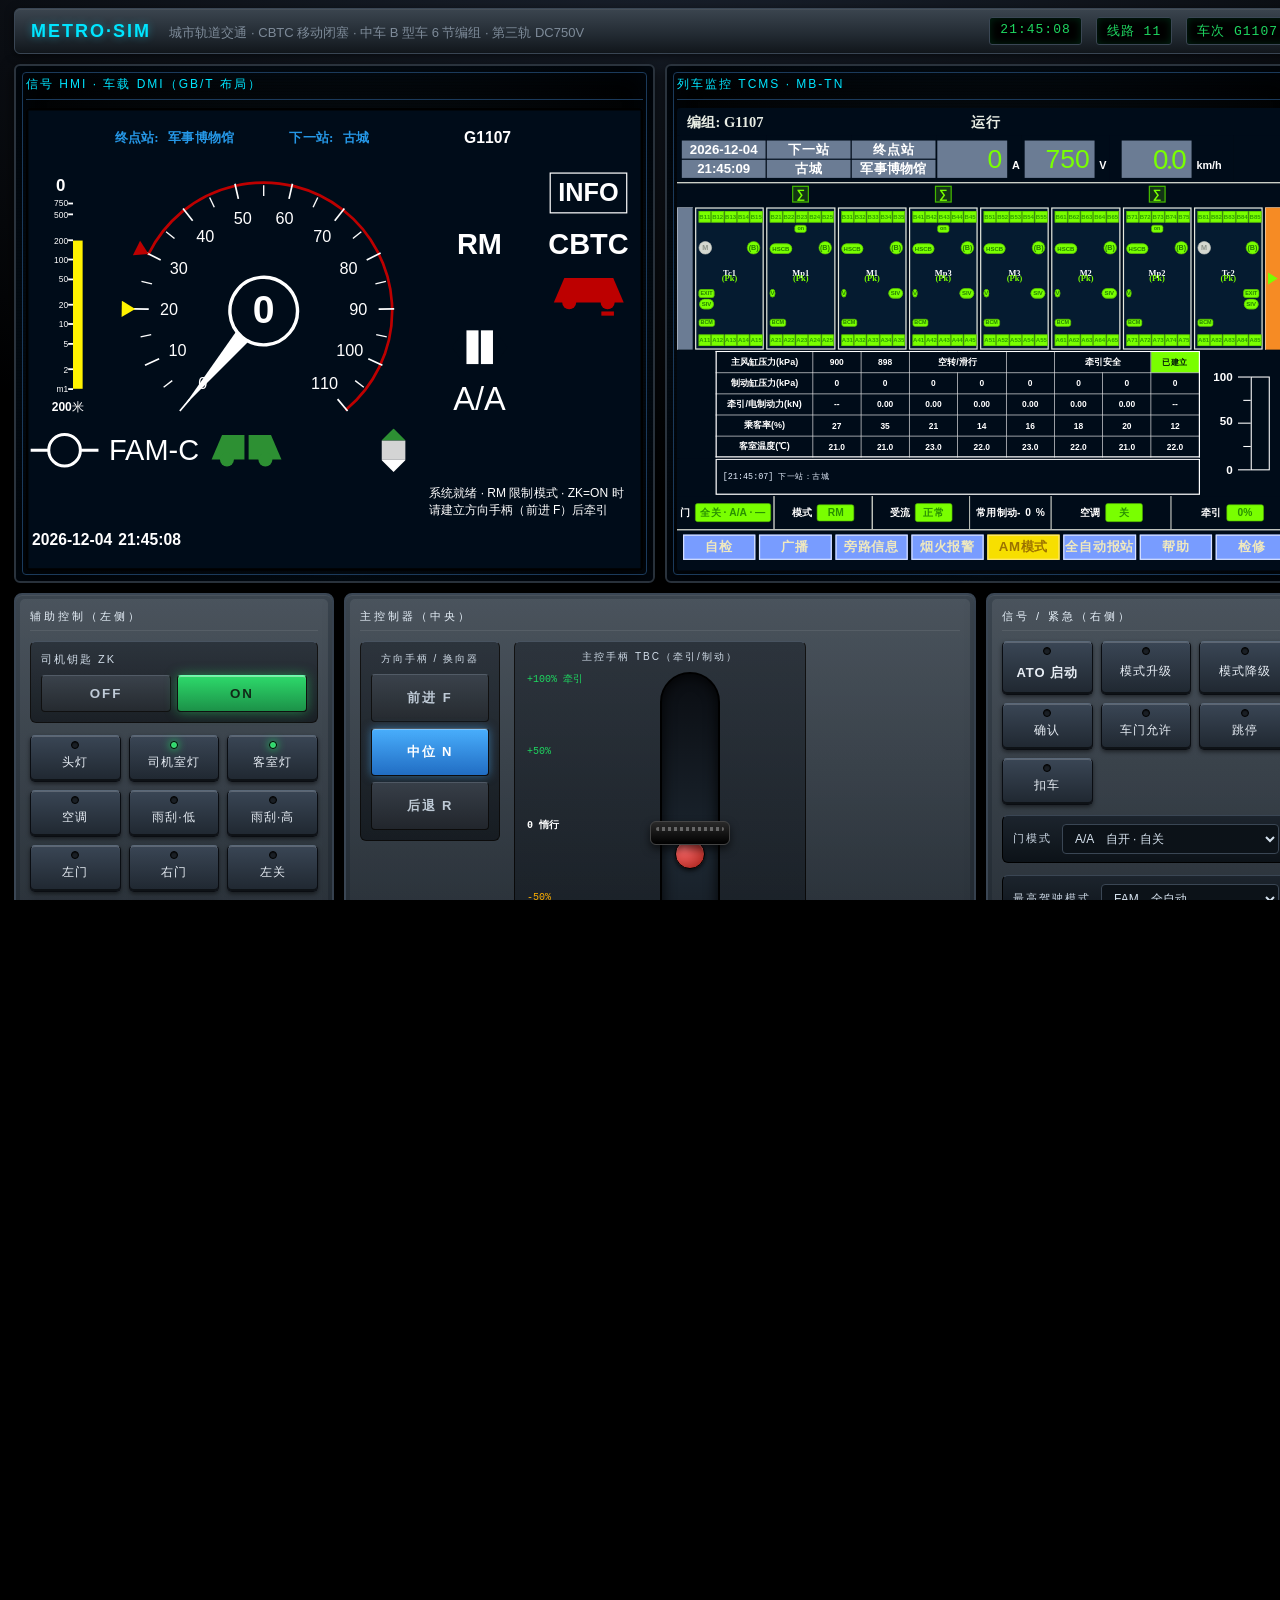
<file: index.html>
<!DOCTYPE html>
<html lang="zh-CN">
<head>
<meta charset="UTF-8">
<meta name="viewport" content="width=1280">
<title>中国地铁列车驾驶模拟器 · 交控科技 CBTC + 中国中车 B 型车</title>
<link rel="stylesheet" href="style.css">
</head>
<body>

<!-- 顶部状态栏 -->
<header class="top-bar">
  <div class="brand">
    <span class="logo">METRO·SIM</span>
    <span class="line">城市轨道交通 · CBTC 移动闭塞 · 中车 B 型车 6 节编组 · 第三轨 DC750V</span>
  </div>
  <div class="clock">
    <span id="systemTime">00:00:00</span>
    <span id="lineId">线路 11</span>
    <span id="trainId">车次 G1107</span>
  </div>
</header>

<!-- ============== 屏幕部分 ============== -->
<section class="screens" id="cabScreens">

  <!-- 左：国标 DMI — HTML 与 project/vobc-hmi 同源，副本置于 vobc-dmi/index.html -->
  <div class="screen mmi" id="mmi">
    <div class="screen-title">信号 HMI · 车载 DMI（GB/T 布局）</div>
    <div class="mmi-dmi-slot">
      <iframe class="mmi-vobc" id="mmi-vobc" title="车载信号人机界面" src="vobc-dmi/index.html?embed=1"></iframe>
    </div>
  </div>

  <!-- 右：TCMS 列车监控（中车 MB-TN 系列风格） -->
  <div class="screen tcms" id="tcms">
    <div class="screen-title">列车监控 TCMS · MB-TN</div>
    <div class="tcms-pane tcms-embed-slot">
      <iframe class="mmi-vobc mmi-tcms" id="mmi-tcms" title="列车监控系统界面" src="tcms-dmi/index.html?embed=1"></iframe>
    </div>
  </div>
</section>

<!-- ============== 控制部分 ============== -->
<section class="console">

  <!-- 左控制区：辅助 -->
  <div class="panel left-panel">
    <div class="panel-title">辅助控制（左侧）</div>

    <div class="key-switch">
      <div class="ks-label">司机钥匙 ZK</div>
      <div class="ks-track">
        <button class="ks-btn" data-key="off">OFF</button>
        <button class="ks-btn active" data-key="on">ON</button>
      </div>
    </div>

    <div class="btn-grid">
      <button class="op-btn" id="btnHeadlight"><i class="led"></i><span>头灯</span></button>
      <button class="op-btn" id="btnCabinLight"><i class="led"></i><span>司机室灯</span></button>
      <button class="op-btn" id="btnSalonLight"><i class="led"></i><span>客室灯</span></button>
      <button class="op-btn" id="btnAC"><i class="led"></i><span>空调</span></button>
      <button class="op-btn" id="btnWiperL"><i class="led"></i><span>雨刮·低</span></button>
      <button class="op-btn" id="btnWiperH"><i class="led"></i><span>雨刮·高</span></button>
      <button class="op-btn" id="btnDoorLeft"><i class="led"></i><span>左门</span></button>
      <button class="op-btn" id="btnDoorRight"><i class="led"></i><span>右门</span></button>
      <button class="op-btn" id="btnDoorCloseLeft"><i class="led"></i><span>左关</span></button>
      <button class="op-btn" id="btnDoorCloseRight"><i class="led"></i><span>右关</span></button>
      <button class="op-btn" id="btnHorn"><i class="led"></i><span>鸣笛</span></button>
    </div>

  </div>

  <!-- 中控制区：主控手柄 + 方向手柄 -->
  <div class="panel center-panel">
    <div class="panel-title">主控制器（中央）</div>

    <div class="levers">
      <!-- 方向手柄 -->
      <div class="lever-col">
        <div class="lever-label">方向手柄 / 换向器</div>
        <div class="dir-lever" id="dirLever">
          <button class="dir-pos" data-dir="F">前进 F</button>
          <button class="dir-pos active" data-dir="N">中位 N</button>
          <button class="dir-pos" data-dir="R">后退 R</button>
        </div>
      </div>

      <!-- 主控手柄（牵引-0-常用-快速制动） -->
      <div class="lever-col main-lever-col">
        <div class="lever-label">主控手柄 TBC（牵引/制动）</div>
        <div class="main-lever-wrap">
          <div class="lever-scale">
            <span class="s-tr-max">+100% 牵引</span>
            <span class="s-tr">+50%</span>
            <span class="s-zero">0 惰行</span>
            <span class="s-bk">-50%</span>
            <span class="s-bk-max">-100% 常用制动</span>
            <span class="s-eb">EB 快速制动</span>
          </div>
          <div class="lever-track" id="leverTrack">
            <div class="lever-handle" id="leverHandle">
              <div class="grip"></div>
              <div class="ball"></div>
            </div>
            <div class="zero-line"></div>
            <div class="eb-line"></div>
          </div>
        </div>
        <div class="lever-readout">
          手柄位 <b id="leverPos">0</b>% · <span id="leverState">惰行</span>
        </div>
      </div>

    </div>
  </div>

  <!-- 右控制区：信号系统按钮 + 紧急 -->
  <div class="panel right-panel">
    <div class="panel-title">信号 / 紧急（右侧）</div>

    <div class="btn-grid">
      <button
        type="button"
        class="op-btn big"
        id="btnATO"
        title="AM/FAM：允许启动时小灯闪烁；ATO 驾驶中灯熄灭。A/A 满足条件可自动投入"
      ><i class="led"></i><span>ATO 启动</span></button>
      <button class="op-btn" id="btnModeUp"><i class="led"></i><span>模式升级</span></button>
      <button class="op-btn" id="btnModeDown"><i class="led"></i><span>模式降级</span></button>
      <button class="op-btn" id="btnConfirm"><i class="led"></i><span>确认</span></button>
      <button class="op-btn" id="btnDoorEnable" title="人工：允许两侧车门。ATP 停准释放仅允许线路规定的站台侧"><i class="led"></i><span>车门允许</span></button>
      <button class="op-btn" id="btnSkip"><i class="led"></i><span>跳停</span></button>
      <button class="op-btn" id="btnHold"><i class="led"></i><span>扣车</span></button>
    </div>

    <div class="door-mode-row">
      <label class="door-mode-label" for="doorModeSelect">门模式</label>
      <select id="doorModeSelect" class="door-mode-select" title="AM/FAM 停站开门/关门自动化">
        <option value="MM">M/M　手开 · 手关</option>
        <option value="AM">A/M　自开 · 手关</option>
        <option value="AA" selected>A/A　自开 · 自关</option>
      </select>
    </div>

    <div class="door-mode-row">
      <label class="door-mode-label" for="maxAuthModeSelect">最高驾驶模式</label>
      <select id="maxAuthModeSelect" class="door-mode-select" title="国标 DMI 5 区：授权/线路允许达到的最高模式（非当前模式）；点式时 FAM 以 AM-I 表示">
        <option value="RM">RM　限制人工</option>
        <option value="CM">CM　ATP 防护人工</option>
        <option value="AM">AM　自动驾驶</option>
        <option value="FAM" selected>FAM　全自动</option>
      </select>
    </div>

    <button class="emergency-btn" id="emergencyBtn">
      <span>紧急</span>
      <span>制动</span>
      <span>EB</span>
    </button>

    <div class="hint">
      Q / E：模式 ↑↓ &nbsp; W / S：手柄 ±（弹窗打开时不响应）<br>
      Enter：ATO &nbsp; Esc：紧急 · 手柄可拖拽 / 触摸屏
    </div>
  </div>
</section>

<!-- ATS 线路示意（置于控制台下方，宽屏铺开） -->
<section class="ats-below-console">
  <div class="screen track" id="track">
    <div class="screen-title">信号监视 · ATS 线路示意</div>
    <div class="track-wrap">
      <svg id="trackSvg" viewBox="0 0 1100 220" preserveAspectRatio="none">
        <line x1="40" y1="120" x2="1060" y2="120" class="rail"/>
        <line x1="40" y1="135" x2="1060" y2="135" class="rail"/>
        <g id="trackElems"></g>
        <g id="trainMarker">
          <rect x="-30" y="105" width="60" height="40" rx="4" class="train-body"/>
          <rect x="-26" y="110" width="10" height="10" class="train-window"/>
          <rect x="-12" y="110" width="10" height="10" class="train-window"/>
          <rect x="2" y="110" width="10" height="10" class="train-window"/>
          <rect x="16" y="110" width="10" height="10" class="train-window"/>
          <text x="0" y="100" text-anchor="middle" class="train-label">G1107</text>
        </g>
      </svg>
    </div>
    <div class="track-info">
      <div class="ti-cell"><span>已运行</span><b id="totalDist">0</b> m</div>
      <div class="ti-cell"><span>位置</span><b id="absPos">0</b> m</div>
      <div class="ti-cell"><span>ATP 等级</span><b id="atpLevel">CBTC L2</b></div>
      <div class="ti-cell"><span>移动授权</span><b id="moveAuth">--</b></div>
    </div>
    <div class="signal-info-strip" id="tcmsLog">
      <div>[INIT] TCMS MB-TN 启动</div>
    </div>
  </div>
</section>

<!-- 帮助 -->
<footer class="bottom-bar">
  <div>© 模拟器 · 参考 GB/T 7928、T/CAMET 04003、IEEE 1474、IEC 62267 / 不用于实际培训</div>
  <div>
    <button id="btnReset">重置</button>
    <button id="btnHelp">说明</button>
  </div>
</footer>

<!-- 帮助弹窗 -->
<div class="modal" id="helpModal" hidden>
  <div class="modal-box">
    <h2>操作说明</h2>
    <ol>
      <li><b>钥匙 ZK</b>：先把钥匙打到 ON 激活司机室。</li>
      <li><b>方向手柄</b>：上电后默认中位「N」。正向运行选「前进 F」；「后退 R」用于 RM/调试等限速后退（ATO 仅允许 F）。停稳后方可换向。</li>
      <li><b>门关好联锁</b>：任一侧车门开启时牵引被切除，体感上更像实车。</li>
      <li><b>驾驶室钥匙 ZK=OFF</b>：驾驶台与高亮会变暗（表示未占用/休眠）。环境声需点击操作台后以浏览器策略解禁音频。</li>
      <li><b>模式</b>：默认 <b>RM</b>（限制人工，最高 25 km/h）。按「模式升级」依次进入 <b>CM</b>（ATP 防护人工）→ <b>AM</b>（ATO 自动）→ <b>FAM</b>（全自动）。</li>
      <li><b>主控手柄</b>：拖动 / 用 <kbd>W</kbd><kbd>S</kbd>。上为牵引、下为常用制动、最底为快速制动 (EB)。</li>
      <li><b>ATO 与「允许启动」</b>（AM/FAM）：<b>ATO 启动</b>上的小圆灯仅在<strong>允许启动</strong>（可发车）时<strong>闪烁</strong>；<strong>ATO 驾驶过程中灯熄灭</strong>。<b>M/M、A/M</b> 进站后 ATO 退出，乘降结束且灯再次亮起后须再按按钮；<b>A/A</b> 条件满足时可由系统自动投入。</li>
      <li><b>车门允许</b>：<b>ATP</b> 在 AM/FAM 停准后仅给出当前站 <strong>站台侧</strong>门允许（与线路数据一致），只能开该侧；按下 <b>车门允许</b> 为<strong>人工允许两侧</strong>（CM/调试等），可与 ATP 允许并存。</li>
      <li><b>ATO 模式</b>：输出为牵引/常用制动指令，经车体响应与阻力积分得到位置速度。<strong>停准</strong>后 ATP 按门模式给出站台侧门允许/自动开该侧门。</li>
      <li><b>门模式</b>（右侧下拉，仅 AM/FAM 自动停站时生效）：停准后 ATP 仅<strong>站台侧</strong>门允许；<b>M/M</b> 须司机开该侧；<b>A/M</b> 自动开该侧；<b>A/A</b> 自动开/关该侧并联站离站。</li>
      <li><b>最高驾驶模式</b>：决定左侧 DMI <strong>5 区</strong>显示的授权上限（FAM / AM / CM / RM）；与「模式升级」选的<strong>当前驾驶模式</strong>（13 区）不同。CBTC 下 FAM 显示为 FAM-C，点式 ITC 下 FAM 以 AM-I 表示。<strong>模式升级</strong>不得超过此上限（例如上限为 CM 时无法升到 AM/FAM）。</li>
      <li><b>EB</b>：超速、紧急按钮、车门未关均会触发紧急制动；停稳后归零方可缓解。</li>
    </ol>
    <h3>系统级别 / 模式</h3>
    <p>RM 限制人工 ≤25 km/h ｜ CM 防护人工（ATP 监督） ｜ AM 自动驾驶 ｜ FAM 全自动</p>
    <button id="closeHelp">关闭</button>
  </div>
</div>

<script type="module" src="js/main.js"></script>
</body>
</html>
</file>
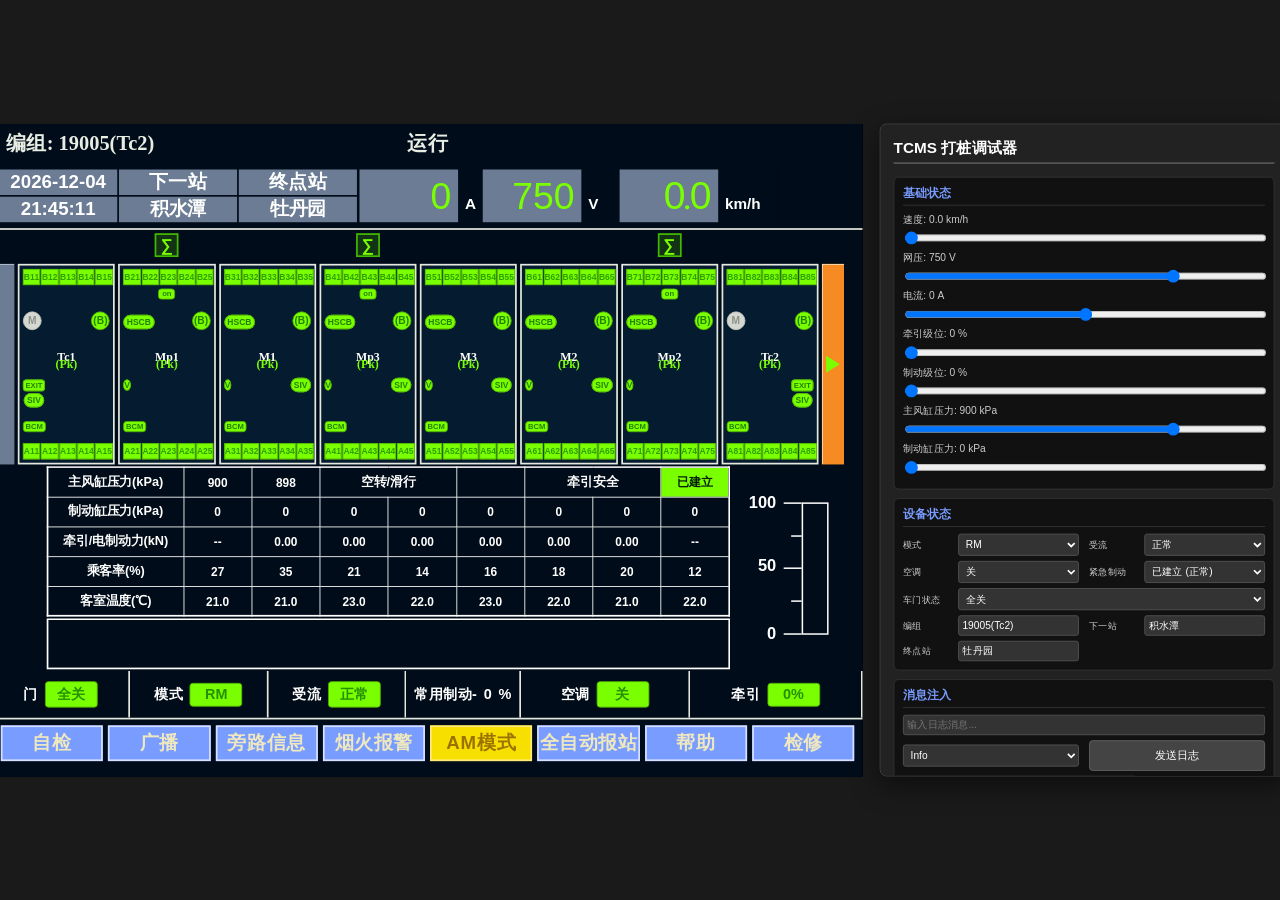
<file: tcms-dmi/index.html>
<!DOCTYPE html>
<html lang="zh-CN">
<head>
  <meta charset="UTF-8" />
  <meta name="viewport" content="width=1024,initial-scale=1" />
  <title>列车监控 TCMS</title>
  <style>
    :root{
      --w:1024px;
      --h:768px;
      --green:#79ff00;
      --green-d:#43b800;
      --grid:#e5e8dd;
      --panel:#0f2336;
      --panel-d:#081522;
      --dark:#00182e;
      --blue:#789cff;
      --yellow:#f7df00;
      --orange:#f68b24;
      --text:#f5f5ed;
      --muted:#d6d8cf;
    }
    *{box-sizing:border-box}
    html,body{
      margin:0;
      width:100%;
      height:100%;
      overflow:hidden;
      background:#1a1a1a;
      color:var(--text);
      font-family:"Microsoft YaHei","PingFang SC",Arial,sans-serif;
      user-select:none;
    }
    body {
      display: flex;
      justify-content: center;
      align-items: center;
    }

    .simulator { display: flex; gap: 20px; transform: scale(0.85); transform-origin: center center; }

    /* 控制台样式 */
    .control-panel {
        width: 480px; background-color: #222; border-radius: 8px; padding: 15px;
        box-shadow: 0 10px 30px rgba(0,0,0,0.5); display: flex; flex-direction: column;
        gap: 10px; border: 1px solid #444; height: 768px; box-sizing: border-box; overflow-y: auto;
    }
    .control-panel h2 { margin: 0 0 5px 0; font-size: 18px; border-bottom: 2px solid #555; padding-bottom: 5px; color: #fff;}
    .ctrl-group { background: #111; padding: 10px; border-radius: 6px; border: 1px solid #333; }
    .ctrl-group h3 { margin: 0 0 8px 0; font-size: 14px; color: var(--blue); border-bottom: 1px solid #333; padding-bottom: 4px;}
    .ctrl-grid { display: grid; grid-template-columns: 1fr 1fr; gap: 6px 12px; }
    .ctrl-item { display: flex; align-items: center; justify-content: space-between; }
    .ctrl-item label { font-size: 11px; color: #ccc; width: 65px; flex-shrink: 0; }
    .ctrl-item input[type="text"], .ctrl-item select { flex: 1; width: 100%; background: #333; color: white; border: 1px solid #555; padding: 4px; border-radius: 3px; font-size: 12px;}
    .slider-row { display: flex; flex-direction: column; margin-bottom: 5px;}
    .slider-row div { display: flex; justify-content: space-between; font-size: 12px; margin-bottom: 3px; color: #ccc;}
    .slider-row input { width: 100%; cursor: pointer;}
    button { background: #444; color: white; border: 1px solid #666; padding: 8px; border-radius: 4px; cursor: pointer; }

    /* 嵌入 metro-simulator：仅 DMI，隐藏调试面板 */
    html.tcms-embed-root, body.tcms-embed {
        height: 100%;
        margin: 0;
        overflow: hidden;
        background-color: rgb(0, 12, 25);
    }
    body.tcms-embed {
        display: block;
        padding: 0;
    }
    body.tcms-embed .simulator {
        gap: 0;
        transform: none;
        transform-origin: top left;
        width: 100%;
        min-height: 0;
    }
    body.tcms-embed #mock-panel { display: none !important; }
    body.tcms-embed .tcms {
        transform-origin: top left;
    }
    body.tcms-embed #tcms-embed-wrap {
        margin: 0 auto;
        max-width: 100%;
        box-sizing: border-box;
    }
    .tcms{
      width:var(--w);
      height:var(--h);
      position:relative;
      overflow:hidden;
      background:rgb(0,12,25);
      border:none;
      box-shadow:inset 0 0 0 4px #000;
      transform-origin:top left;
    }
    .layout{
      display:grid;
      width:1024px;
      height:768px;
      grid-template-columns:148px 141px 141px 57px 85px 50px 96px 103px 47px 56px 100px;
      grid-template-rows:46.389px 76.285px 280.397px 179.369px 61.852px 54.638px 69.070px;
    }
    .zone{
      position:relative;
      background:rgb(0,12,25);
      overflow:hidden;
    }
    .z1{grid-area:1/1/2/12}
    .z2{grid-area:2/1/3/2}
    .z3{grid-area:2/2/3/3}
    .z4{grid-area:2/3/3/4}
    .z5{grid-area:2/4/3/6}
    .z6{grid-area:2/6/3/8}
    .z7{grid-area:2/8/3/11}
    .z8{grid-area:2/11/3/12}
    .z9{grid-area:3/1/4/12}
    .z10{grid-area:4/1/5/10}
    .z11{grid-area:5/1/6/10}
    .z12a{grid-area:4/10/6/12}
    .z15{grid-area:6/1/7/5}
    .z12b{grid-area:6/5/7/7}
    .z13{grid-area:6/7/7/9}
    .z14{grid-area:6/9/7/12}
    .z16{grid-area:7/1/8/12}

    .header{
      position:relative;
      display:flex;
      align-items:center;
      justify-content:flex-start;
      height:100%;
      padding:0 16px;
      color:#e8ede4;
      font-size:18px;
      font-weight:700;
      font-family:"SimSun","Songti SC",STSong,"NSimSun",serif;
    }
    .header .train-id{
      position:relative;
      z-index:1;
      white-space:nowrap;
      font-size:24px;
    }
    .header .title{
      position:absolute;
      left:50%;
      top:50%;
      transform:translate(-50%,-50%);
      margin:0;
      font-family:"SimSun","Songti SC",STSong,"NSimSun",serif;
      font-size:24px;
      font-weight:700;
      white-space:nowrap;
      pointer-events:none;
    }
    .status-cell{
      height:100%;
      display:flex;
      flex-direction:column;
      align-items:center;
      justify-content:center;
      gap:2px;
      text-align:center;
      color:#eef1e8;
    }
    .gray-box{
      width:116px;
      height:62px;
      background:#6b7c94;
      display:flex;
      align-items:center;
      justify-content:flex-end;
      padding-right:8px;
    }
    .half-box{
      width:139px;
      height: 30px;
      background:#6b7c94;
      display:flex;
      align-items:center;
      justify-content:center;
    }
    .z2.status-cell{
      align-items:flex-end;
      padding-right:1px;
    }
    .power .gray-box, .speed .gray-box{
      flex-direction:row;
      gap:8px;
      font-variant-numeric:tabular-nums;
      font-feature-settings:"tnum";
      font-family:"Arial","Helvetica Neue","Microsoft YaHei","PingFang SC",sans-serif;
    }
    .status-cell .lab{
      color:#fff;
      font-size:22px;
      font-weight:600;
      letter-spacing:1px;
    }
    .status-cell .val{
      color:#fff;
      font-size:22px;
      font-weight:600;
      line-height:1.05;
    }
    .z3.status-cell, .z4.status-cell{
      font-family:"SimSun","Songti SC",STSong,"NSimSun",serif;
    }
    .power{
      display:flex;
      align-items:center;
      justify-content:center;
      gap:8px;
      height:100%;
      font-weight:900;
    }
    .z5.power{
      justify-content:flex-start;
      padding-left:2px;
    }
    .power .minus{
      color:var(--green);
      font-size:34px;
      line-height:1;
    }
    .power .amp{
      min-width:70px;
      color:var(--green);
      font-size:44px;
      font-weight:300;
      text-align:right;
    }
    .power .unit{align-self:flex-end;margin-bottom:17px;color:#fff;font-size:18px}
    .speed{
      height:100%;
      display:flex;
      align-items:center;
      justify-content:center;
      gap:8px;
      color:var(--green);
      font-weight:900;
    }
    .speed .num{
      font-size:46px;
      font-weight:300;
    }
    .speed .decimal-dot{
      display:inline-block;
      width:5px;
      height:5px;
      margin:0 0px 0px;
      border-radius:50%;
      background:currentColor;
      vertical-align:baseline;
    }
    .speed .unit{align-self:flex-end;margin-bottom:17px;color:#fff;font-size:18px}
    .side-ind{
      height:100%;
      display:grid;
      place-items:center;
    }

    .train-area{
      padding:40px 0 2px 0;
      border-top:2px solid var(--grid);
      display:flex;
      justify-content:flex-start;
      gap:4px;
    }
    .left-bar{
      width:26px;
      background:#6b7c94;
      box-shadow:inset 1px 1px 0 rgba(255,255,255,0.6);
    }
    .right-bar{
      width:26px;
      background:#f68b24;
      display:flex;
      align-items:center;
      justify-content:center;
      box-shadow:inset 1px 1px 0 rgba(255,255,255,0.8);
    }
    .right-bar .arrow{
      width:0;
      height:0;
      border-top:10px solid transparent;
      border-bottom:10px solid transparent;
      border-left:16px solid #79ff00;
    }
    .main-cars{
      width:942px;
      position:relative;
    }
    .pantographs{
      position:absolute;
      top:-36px;
      left:0;
      right:0;
      display:grid;
      grid-template-columns:repeat(8, minmax(0, 1fr));
      gap:4px;
      pointer-events:none;
    }
    .panto{
      justify-self:center;
      width:28px;
      height:28px;
      border:2px solid var(--green-d);
      color:var(--green);
      display:grid;
      place-items:center;
      font-size:20px;
      font-weight:900;
      line-height:1;
      background:rgba(121,255,0,.16);
    }
    .cars{
      display:grid;
      grid-template-columns:repeat(8, minmax(0, 1fr));
      height:100%;
      gap:4px;
    }
    .car{
      position:relative;
      border:2px solid var(--grid);
      padding:4px;
      background:rgba(8,34,58,.72);
    }
    .car-name{
      position:absolute;
      top:100px;
      left:0;
      right:0;
      color:#fff;
      text-align:center;
      font-family:Georgia,serif;
      font-size:14px;
      font-weight:800;
    }
    .device-row{
      display:flex;
      justify-content:space-between;
      align-items:center;
      min-height:22px;
      padding:0;
    }
    .device-row.top-status{
      justify-content:center;
      min-height:16px;
      margin-bottom:2px;
      position:absolute;
      top:26px;
      left:0;
      right:0;
    }
    .device-row.mid-row{
      position:absolute;
      top:54px;
      left:4px;
      right:4px;
    }
    .device-row.lower-row{
      position:absolute;
      top:130px;
      left:4px;
      right:4px;
    }
    .chip,.round{
      background:#79ff00;
      color:#268000;
      border:1px solid #50b000;
      font-weight:900;
      text-align:center;
      white-space:nowrap;
    }
    .chip{
      min-width:20px;
      border-radius:4px;
      padding:1px 2px;
      font-size:9px;
      line-height:1;
    }
    .round{
      min-width:24px;
      min-height:16px;
      border-radius:999px;
      padding:2px 3px;
      font-size:10px;
      line-height:12px;
    }
    .round.big{
      min-width:22px;
      min-height:22px;
      border-radius:50%;
      display:inline-flex;
      align-items:center;
      justify-content:center;
      font-size:12px;
      padding:0;
    }
    .round.small{
      min-width:18px;
      min-height:18px;
      border-radius:50%;
      padding:0;
      font-size:10px;
    }
    .muted{
      background:#d5d8d0;
      color:#8b9289;
      box-shadow:none;
      border-color:#c5c9c0;
    }
    .door-band{
      display:grid;
      grid-template-columns:repeat(5,1fr);
      gap:1px;
      margin-bottom:4px;
    }
    .door-band.bottom{
      position:absolute;
      left:4px;
      right:4px;
      bottom:4px;
      margin:0;
    }
    .door{
      height:19px;
      display:grid;
      place-items:center;
      color:#30a000;
      font-size:10px;
      font-weight:800;
      background:#79ff00;
      border:1px solid #56b900;
    }
    .door.open{
      color:#712500;
      background:#f68b24;
      border-color:#c76716;
    }
    .subtle{
      position:absolute;
      top:108px;
      left:0;
      right:0;
      color:#79ff00;
      font-family:Georgia,serif;
      font-size:14px;
      font-weight:800;
      text-align:center;
    }

    .table-wrapper{
      position:absolute;
      inset:0px 0px 2px 64px;
      display:flex;
      align-items:stretch;
      justify-content:stretch;
    }
    .error-box{
      position:absolute;
      inset:0px 0px 2px 64px;
      border:2px solid #fff;
      display:flex;
      align-items:center;
      padding:0 10px;
      font-family:"Consolas","Menlo",monospace;
      font-size:14px;
      white-space:nowrap;
      overflow:hidden;
    }
    .status-table{
      width:100%;
      border-collapse:collapse;
      table-layout:fixed;
      border:2px solid #fff;
      color:#fff;
      font-size:14px;
      font-weight:800;
      text-align:center;
    }
    .status-table .label-col{
      width:160px;
    }
    .status-table .data-col{
      width:calc((100% - 160px) / 8);
    }
    .status-table td{
      border:1px solid #fff;
      padding:2px 4px;
      height:32px;
      overflow:hidden;
      text-overflow:clip;
      white-space:nowrap;
    }
    .status-table .tlabel{
      font-size:15px;
      white-space:nowrap;
    }
    .status-table .ok-cell{
      background:#79ff00;
      color:#001a08;
    }
    .status-table .err-cell{
      background:#f4432f;
      color:#fff;
    }
    .gauge-zone{
      display:flex;
      align-items:center;
      justify-content:center;
    }
    .force-meter{
      width:150px;
      height:185px;
      position:relative;
      color:#fff;
      font-weight:900;
      transform:scale(.88);
      transform-origin:center;
    }
    .force-label{
      position:absolute;
      left:0;
      width:48px;
      text-align:right;
      font-size:22px;
      line-height:1;
    }
    .force-label.top{top:-6px}
    .force-label.mid{top:78px}
    .force-label.bottom{bottom:-6px}
    .force-tick{
      position:absolute;
      left:58px;
      width:24px;
      height:2px;
      background:#fff;
    }
    .force-tick.top{top:4px}
    .force-tick.mid{top:91px}
    .force-tick.bottom{bottom:4px}
    .force-box{
      position:absolute;
      left:82px;
      top:4px;
      width:36px;
      height:177px;
    }
    .force-frame{
      position:absolute;
      inset:0;
      border:2px solid #fff;
      background:transparent;
      z-index:3;
    }
    .force-short-tick{
      position:absolute;
      left:68px;
      width:14px;
      height:2px;
      background:#fff;
    }
    .force-short-tick.q75{top:48px}
    .force-short-tick.q25{top:135px}
    .force-bar{
      position:absolute;
      left:2px;
      right:2px;
      top:2px;
      bottom:2px;
      overflow:hidden;
      z-index:2;
    }
    .force-fill{
      position:absolute;
      left:0;
      bottom:0;
      width:100%;
      height:0;
      background:#f4432f;
    }
    .force-fill.traction{
      background:#79ff00;
    }
    .info-row{
      display:grid;
      grid-template-columns:repeat(3,1fr);
      height:100%;
    }
    .info-card{
      display:flex;
      align-items:center;
      justify-content:center;
      gap:8px;
      border-right:2px solid var(--grid);
      color:#fff;
      font-size:17px;
      font-weight:900;
    }
    .mini-light{
      min-width:62px;
      padding:3px 8px;
      border-radius:4px;
      background:#79ff00;
      color:#289000;
      border:1px solid #50b000;
      text-align:center;
    }
    .footer-row{
      display:grid;
      grid-template-columns:repeat(8,1fr);
      gap:6px;
      padding:7px 10px;
      border-top:2px solid var(--grid);
    }
    .btn{
      display:flex;
      align-items:center;
      justify-content:center;
      height:42px;
      color:#efe8bf;
      background:#789cff;
      border:2px solid #d7e0ff;
      font-size:22px;
      font-weight:800;
      letter-spacing:1px;
    }
    .btn.active{
      color:#9b7200;
      background:#f7df00;
      border-color:#ffe97a;
    }
    .value-green{color:var(--green)}
    .value-blue{color:#dce4ff}
  </style>
</head>
<body>
<div class="simulator">
  <main class="tcms" aria-label="列车监控 TCMS" id="dmi-main">
    <section class="layout">
      <div class="zone z1 header" data-zone="1">
        <div class="train-id">编组: <span id="trainNo">19005(Tc2)</span></div>
        <div class="title">运行</div>
      </div>
      <div class="zone z2 status-cell" data-zone="2">
        <div class="half-box"><div class="val" id="dateText">2026-04-29</div></div>
        <div class="half-box"><div class="val" id="timeText">17:21:57</div></div>
      </div>
      <div class="zone z3 status-cell" data-zone="3">
        <div class="half-box"><div class="lab">下一站</div></div>
        <div class="half-box"><div class="val" id="nextStation">积水潭</div></div>
      </div>
      <div class="zone z4 status-cell" data-zone="4">
        <div class="half-box"><div class="lab">终点站</div></div>
        <div class="half-box"><div class="val" id="terminalStation">牡丹园</div></div>
      </div>
      <div class="zone z5 power" data-zone="5">
        <div class="gray-box"><span class="minus" id="currentSign">−</span><span class="amp" id="currentA">0</span></div><span class="unit">A</span>
      </div>
      <div class="zone z6 power" data-zone="6">
        <div class="gray-box"><span class="amp" id="lineV">750</span></div><span class="unit">V</span>
      </div>
      <div class="zone z7 speed" data-zone="7">
        <div class="gray-box"><span class="num" id="speedKmh">0<span class="decimal-dot"></span>0</span></div><span class="unit">km/h</span>
      </div>
      <div class="zone z8 side-ind" data-zone="8"></div>

      <div class="zone z9 train-area" data-zone="9">
        <div class="left-bar"></div>
        <div class="main-cars">
          <div class="pantographs">
            <div class="panto" style="opacity:0">∑</div><div class="panto">∑</div><div class="panto" style="opacity:0">∑</div><div class="panto">∑</div>
            <div class="panto" style="opacity:0">∑</div><div class="panto" style="opacity:0">∑</div><div class="panto">∑</div><div class="panto" style="opacity:0">∑</div>
          </div>
          <div class="cars" id="cars"></div>
        </div>
        <div class="right-bar"><div class="arrow"></div></div>
      </div>

      <div class="zone z10" data-zone="10">
        <div class="table-wrapper">
          <table class="status-table" id="statusTable"></table>
        </div>
      </div>
      <div class="zone z11" data-zone="11">
        <div class="error-box" id="tcmsLog"></div>
      </div>
      <div class="zone z12a gauge-zone" data-zone="12">
        <div class="force-meter" aria-label="牵引制动力百分比">
          <span class="force-label top">100</span>
          <span class="force-label mid">50</span>
          <span class="force-label bottom">0</span>
          <span class="force-tick top"></span>
          <span class="force-tick mid"></span>
          <span class="force-tick bottom"></span>
          <span class="force-short-tick q75"></span>
          <span class="force-short-tick q25"></span>
          <span class="force-box">
            <span class="force-bar"><span class="force-fill" id="forceFill"></span></span>
            <span class="force-frame"></span>
          </span>
        </div>
      </div>
      <div class="zone z15 info-row" data-zone="15">
        <div class="info-card"><span>门</span><span class="mini-light" id="doorState">全关</span></div>
        <div class="info-card"><span>模式</span><span class="mini-light" id="modeState">RM</span></div>
        <div class="info-card"><span>受流</span><span class="mini-light" id="railState">正常</span></div>
      </div>
      <div class="zone z12b info-card" data-zone="12">常用制动-<span id="brakePct">0</span>%</div>
      <div class="zone z13 info-card" data-zone="13">空调 <span class="mini-light" id="acState">关</span></div>
      <div class="zone z14 info-card" data-zone="14">牵引 <span class="mini-light" id="tractionPct">0%</span></div>
      <div class="zone z16 footer-row" data-zone="16">
        <div class="btn">自检</div>
        <div class="btn">广播</div>
        <div class="btn">旁路信息</div>
        <div class="btn">烟火报警</div>
        <div class="btn active">AM模式</div>
        <div class="btn">全自动报站</div>
        <div class="btn">帮助</div>
        <div class="btn">检修</div>
      </div>
    </section>
  </main>

  <div class="control-panel" id="mock-panel">
      <h2>TCMS 打桩调试器</h2>
      <div class="ctrl-group">
          <h3>基础状态</h3>
          <div class="slider-row">
              <div><span>速度: <span id="v-speed">0.0</span> km/h</span></div>
              <input type="range" id="c-speedKmh" min="0" max="110" step="0.1" value="0">
          </div>
          <div class="slider-row">
              <div><span>网压: <span id="v-lineV">750</span> V</span></div>
              <input type="range" id="c-lineV" min="0" max="1000" step="1" value="750">
          </div>
          <div class="slider-row">
              <div><span>电流: <span id="v-motorCurrentA">0</span> A</span></div>
              <input type="range" id="c-motorCurrentA" min="-1000" max="1000" step="1" value="0">
          </div>
          <div class="slider-row">
              <div><span>牵引级位: <span id="v-trPct">0</span> %</span></div>
              <input type="range" id="c-trPct" min="0" max="100" step="1" value="0">
          </div>
          <div class="slider-row">
              <div><span>制动级位: <span id="v-bkPct">0</span> %</span></div>
              <input type="range" id="c-bkPct" min="0" max="100" step="1" value="0">
          </div>
          <div class="slider-row">
              <div><span>主风缸压力: <span id="v-mrPress">900</span> kPa</span></div>
              <input type="range" id="c-mrPress" min="0" max="1200" step="10" value="900">
          </div>
          <div class="slider-row">
              <div><span>制动缸压力: <span id="v-bcPress">0</span> kPa</span></div>
              <input type="range" id="c-bcPress" min="0" max="600" step="10" value="0">
          </div>
      </div>
      <div class="ctrl-group">
          <h3>设备状态</h3>
          <div class="ctrl-grid">
              <div class="ctrl-item"><label>模式</label>
                  <select id="c-mode">
                      <option value="RM" selected>RM</option>
                      <option value="AM">AM</option>
                      <option value="CM">CM</option>
                      <option value="FAM">FAM</option>
                      <option value="ATB">ATB</option>
                  </select>
              </div>
              <div class="ctrl-item"><label>受流</label><select id="c-keyOn"><option value="true" selected>正常</option><option value="false">断电</option></select></div>
              <div class="ctrl-item"><label>空调</label><select id="c-ac"><option value="false" selected>关</option><option value="true">开</option></select></div>
              <div class="ctrl-item"><label>紧急制动</label><select id="c-ebActive"><option value="false" selected>已建立 (正常)</option><option value="true">未建立 (EB)</option></select></div>
              <div class="ctrl-item" style="grid-column: span 2;"><label>车门状态</label>
                  <select id="c-doorOpenSide">
                      <option value="none" selected>全关</option>
                      <option value="left">左开</option>
                      <option value="right">右开</option>
                      <option value="both">双开</option>
                  </select>
              </div>
              <div class="ctrl-item"><label>编组</label><input type="text" id="c-trainNo" value="19005(Tc2)"></div>
              <div class="ctrl-item"><label>下一站</label><input type="text" id="c-nextStation" value="积水潭"></div>
              <div class="ctrl-item"><label>终点站</label><input type="text" id="c-terminalStation" value="牡丹园"></div>
          </div>
      </div>
      <div class="ctrl-group">
          <h3>消息注入</h3>
          <div class="ctrl-grid">
              <div class="ctrl-item" style="grid-column: span 2;">
                  <input type="text" id="c-logMsg" placeholder="输入日志消息...">
              </div>
              <div class="ctrl-item">
                  <select id="c-logLevel">
                      <option value="info">Info</option>
                      <option value="ok">OK</option>
                      <option value="err">Error</option>
                  </select>
              </div>
              <div class="ctrl-item">
                  <button type="button" id="btn-send-log" style="width:100%">发送日志</button>
              </div>
          </div>
      </div>
  </div>
</div>

  <script>
    const CAR_NAMES = ["Tc1","Mp1","M1","Mp3","M3","M2","Mp2","Tc2"];
    const OCC = [27,35,21,14,16,18,20,12];
    const TEMP = [21,21,23,22,23,22,21,22];
    const $ = (id) => document.getElementById(id);
    const fmt = (n, digits = 0) => Number(n || 0).toFixed(digits);
    let lastData = {};

    function fitScreen() {
      const scale = Math.min(window.innerWidth / 1024, window.innerHeight / 768);
      document.querySelector(".tcms").style.transform = `scale(${scale})`;
    }

    function buildCars() {
      $("cars").innerHTML = CAR_NAMES.map((name, i) => {
        const start = i + 1;
        const topDoors = Array.from({length:5}, (_, j) => `<div class="door" data-door="${i}-${j}">B${start}${j + 1}</div>`).join("");
        const bottomDoors = Array.from({length:5}, (_, j) => `<div class="door" data-door-b="${i}-${j}">A${start}${j + 1}</div>`).join("");
        
        let leftTop = "", rightTop = "", leftMid = "", rightMid = "", onLabel = "";
        
        if (name === "Tc1") {
          leftTop = '<span class="round big muted">M</span>';
          rightTop = '<span class="round big">(B)</span>';
          leftMid = '<span class="chip">EXIT</span><br><span class="round" style="margin-top:2px">SIV</span>';
        } else if (name === "Tc2") {
          leftTop = '<span class="round big muted">M</span>';
          rightTop = '<span class="round big">(B)</span>';
          rightMid = '<span class="chip">EXIT</span><br><span class="round" style="margin-top:2px">SIV</span>';
        } else {
          leftTop = '<span class="round">HSCB</span>';
          rightTop = '<span class="round big">(B)</span>';
          leftMid = '<span class="round small">V</span>';
          
          if (name === "Mp1" || name === "Mp3" || name === "Mp2") {
            onLabel = '<span class="chip">on</span>';
          }
          if (name === "M1" || name === "Mp3" || name === "M3" || name === "M2") {
            rightMid = '<span class="round">SIV</span>';
          }
        }

        return `
          <div class="car">
            <div class="door-band">${topDoors}</div>
            <div class="device-row top-status">${onLabel}</div>
            <div class="device-row mid-row">
              <div style="text-align:center">${leftTop}</div>
              <div style="text-align:center">${rightTop}</div>
            </div>
            <div class="device-row lower-row" style="align-items:flex-start">
              <div style="text-align:center">${leftMid}</div>
              <div style="text-align:center">${rightMid}</div>
            </div>
            <div class="car-name">${name}</div>
            <div class="subtle">(Pk)</div>
            <div class="device-row" style="position:absolute;bottom:32px;left:4px"><span class="chip">BCM</span></div>
            <div class="door-band bottom">${bottomDoors}</div>
          </div>`;
      }).join("");
    }

    function buildTable(data = {}) {
      const mr = data.mrPress ?? 900;
      const bc = data.bcPress ?? 0;
      const motorA = data.motorCurrentA ?? 0;
      const trPct = data.trPct ?? 0;
      const bkPct = data.bkPct ?? 0;
      const motorKn = Math.abs(motorA) > 8 ? Math.max(12, Math.abs(motorA) / 26) : 0;
      
      const r1c2 = fmt(mr);
      const r1c3 = fmt(mr - 2);
      const safeClass = data.ebActive ? "err-cell" : "ok-cell";
      const safeText = data.ebActive ? "未建立" : "已建立";
      
      let html = `
        <colgroup>
          <col class="label-col">
          <col class="data-col">
          <col class="data-col">
          <col class="data-col">
          <col class="data-col">
          <col class="data-col">
          <col class="data-col">
          <col class="data-col">
          <col class="data-col">
        </colgroup>
        <tr>
          <td class="tlabel">主风缸压力(kPa)</td>
          <td>${r1c2}</td>
          <td>${r1c3}</td>
          <td colspan="2" class="tlabel">空转/滑行</td>
          <td></td>
          <td colspan="2" class="tlabel">牵引安全</td>
          <td class="${safeClass}">${safeText}</td>
        </tr>
      `;
      
      html += `<tr><td class="tlabel">制动缸压力(kPa)</td>` + CAR_NAMES.map(() => `<td>${fmt(bc)}</td>`).join("") + `</tr>`;
      html += `<tr><td class="tlabel">牵引/电制动力(kN)</td>` + CAR_NAMES.map((n) => `<td>${n.startsWith("Tc") ? "--" : fmt(motorKn * (trPct ? 1 : -1), 2)}</td>`).join("") + `</tr>`;
      html += `<tr><td class="tlabel">乘客率(%)</td>` + OCC.map(v => `<td>${v}</td>`).join("") + `</tr>`;
      html += `<tr><td class="tlabel">客室温度(℃)</td>` + TEMP.map(v => `<td>${fmt(v, 1)}</td>`).join("") + `</tr>`;
      
      $("statusTable").innerHTML = html;
    }

    function doorLabel(side) {
      if (side === "both") return "双开";
      if (side === "left") return "左开";
      if (side === "right") return "右开";
      return "全关";
    }

    function updateDoors(side) {
      document.querySelectorAll(".door").forEach((el) => el.classList.toggle("open", side === "left" || side === "both"));
      document.querySelectorAll(".door-band.bottom .door").forEach((el) => el.classList.toggle("open", side === "right" || side === "both"));
    }

    function applyData(data) {
      lastData = {...lastData, ...data};
      $("trainNo").textContent = data.trainNo || "19005(Tc2)";
      $("dateText").textContent = data.date || new Date().toISOString().slice(0, 10);
      $("timeText").textContent = data.time || new Date().toTimeString().slice(0, 8);
      $("nextStation").textContent = data.nextStation || "积水潭";
      $("terminalStation").textContent = data.terminalStation || "牡丹园";
      $("currentSign").textContent = (data.motorCurrentA ?? 0) < -0.5 ? "−" : "";
      $("currentA").textContent = fmt(Math.abs(data.motorCurrentA ?? 0));
      $("lineV").textContent = fmt(data.lineV ?? 750);
      $("speedKmh").innerHTML = fmt(data.speedKmh ?? 0, 1).replace(".", `<span class="decimal-dot"></span>`);
      $("doorState").textContent = doorLabel(data.doorOpenSide);
      $("modeState").textContent = data.mode || "RM";
      $("railState").textContent = data.keyOn === false ? "断电" : "正常";
      $("brakePct").textContent = fmt(data.bkPct ?? 0);
      $("acState").textContent = data.ac ? "on" : "关";
      $("tractionPct").textContent = `${fmt(data.trPct ?? 0)}%`;
      const forceFill = $("forceFill");
      if (forceFill) {
        const tr = Math.max(0, Math.min(100, data.trPct ?? 0));
        const bk = Math.max(0, Math.min(100, data.bkPct ?? 0));
        const traction = tr >= bk;
        forceFill.classList.toggle("traction", traction);
        forceFill.style.height = `${Math.max(tr, bk)}%`;
      }
      updateDoors(data.doorOpenSide || "none");
      buildTable(data);
    }

    function appendLog(message, type = "info") {
      const logEl = $("tcmsLog");
      if (logEl) {
        const prefix = new Date().toTimeString().slice(0, 8);
        logEl.textContent = `[${prefix}] ${message}`;
        logEl.style.color = type === "err" ? "#ffd0d0" : type === "ok" ? "#dcffe1" : "#e5f0ff";
      }
    }

    window.addEventListener("message", (event) => {
      const msg = event.data || {};
      if (msg.type === "metro-tcms-log") {
        appendLog(msg.message, msg.level);
        return;
      }
      if (msg.type !== "metro-tcms-dmi") return;
      const state = msg.state;
      if (!state || typeof state !== "object") return;
      try {
        for (const [id, val] of Object.entries(state)) {
          const el = document.getElementById("c-" + id);
          if (!el || !("value" in el)) continue;
          el.value = String(val);
        }
      } catch (err) { console.warn("metro-tcms-dmi apply", err); }
      syncMockToTCMS();
    });

    function syncMockToTCMS() {
      const data = {
        speedKmh: parseFloat($("c-speedKmh").value),
        lineV: parseFloat($("c-lineV").value),
        motorCurrentA: parseFloat($("c-motorCurrentA").value),
        trPct: parseFloat($("c-trPct").value),
        bkPct: parseFloat($("c-bkPct").value),
        mrPress: parseFloat($("c-mrPress").value),
        bcPress: parseFloat($("c-bcPress").value),
        mode: $("c-mode").value,
        keyOn: $("c-keyOn").value === "true",
        ac: $("c-ac").value === "true",
        ebActive: $("c-ebActive").value === "true",
        doorOpenSide: $("c-doorOpenSide").value,
        trainNo: $("c-trainNo").value,
        nextStation: $("c-nextStation").value,
        terminalStation: $("c-terminalStation").value
      };
      
      $("v-speed").textContent = data.speedKmh.toFixed(1);
      $("v-lineV").textContent = data.lineV;
      $("v-motorCurrentA").textContent = data.motorCurrentA;
      $("v-trPct").textContent = data.trPct;
      $("v-bkPct").textContent = data.bkPct;
      $("v-mrPress").textContent = data.mrPress;
      $("v-bcPress").textContent = data.bcPress;

      applyData(data);
    }

    $("mock-panel").addEventListener("input", syncMockToTCMS);
    $("mock-panel").addEventListener("change", syncMockToTCMS);

    $("btn-send-log").addEventListener("click", () => {
      const msg = $("c-logMsg").value;
      const level = $("c-logLevel").value;
      if (msg) {
        appendLog(msg, level);
      }
    });

    buildCars();
    buildTable();
    applyData({});
    
    /* metro-simulator 嵌入：由父页面下发状态并刷新 DMI */
    (function embedMetro() {
        const p = new URLSearchParams(location.search);
        if (p.get("embed") === "1") {
            document.documentElement.classList.add("tcms-embed-root");
            document.body.classList.add("tcms-embed");
            const dmi = document.getElementById("dmi-main");
            const sim = document.querySelector(".simulator");
            if (dmi && sim && !document.getElementById("tcms-embed-wrap")) {
                const wrap = document.createElement("div");
                wrap.id = "tcms-embed-wrap";
                wrap.style.overflow = "hidden";
                wrap.style.margin = "0 auto";
                sim.insertBefore(wrap, dmi);
                wrap.appendChild(dmi);
            }
            const wrap = document.getElementById("tcms-embed-wrap");
            const DMI_NAT_W = 1024;
            const DMI_NAT_H = 768;
            const scale = () => {
                const iw = window.innerWidth || DMI_NAT_W;
                const ih = window.innerHeight || DMI_NAT_H;
                const s = Math.min(iw / DMI_NAT_W, ih / DMI_NAT_H);
                const inv = 1 - s;
                if (wrap) {
                    wrap.style.width = Math.round(DMI_NAT_W * s) + "px";
                    wrap.style.height = Math.round(DMI_NAT_H * s) + "px";
                    wrap.style.overflow = "hidden";
                    wrap.style.marginLeft = "auto";
                    wrap.style.marginRight = "auto";
                }
                if (dmi) {
                    dmi.style.transform = `scale(${s})`;
                    dmi.style.transformOrigin = "top left";
                    dmi.style.marginBottom = "-" + Math.round(DMI_NAT_H * inv) + "px";
                    dmi.style.marginRight = "-" + Math.round(DMI_NAT_W * inv) + "px";
                }
            };
            scale();
            window.addEventListener("resize", scale);
        }
    })();

    setInterval(() => {
      if (!lastData.time) $("timeText").textContent = new Date().toTimeString().slice(0, 8);
    }, 1000);

    syncMockToTCMS();
  </script>
</body>
</html>
</file>
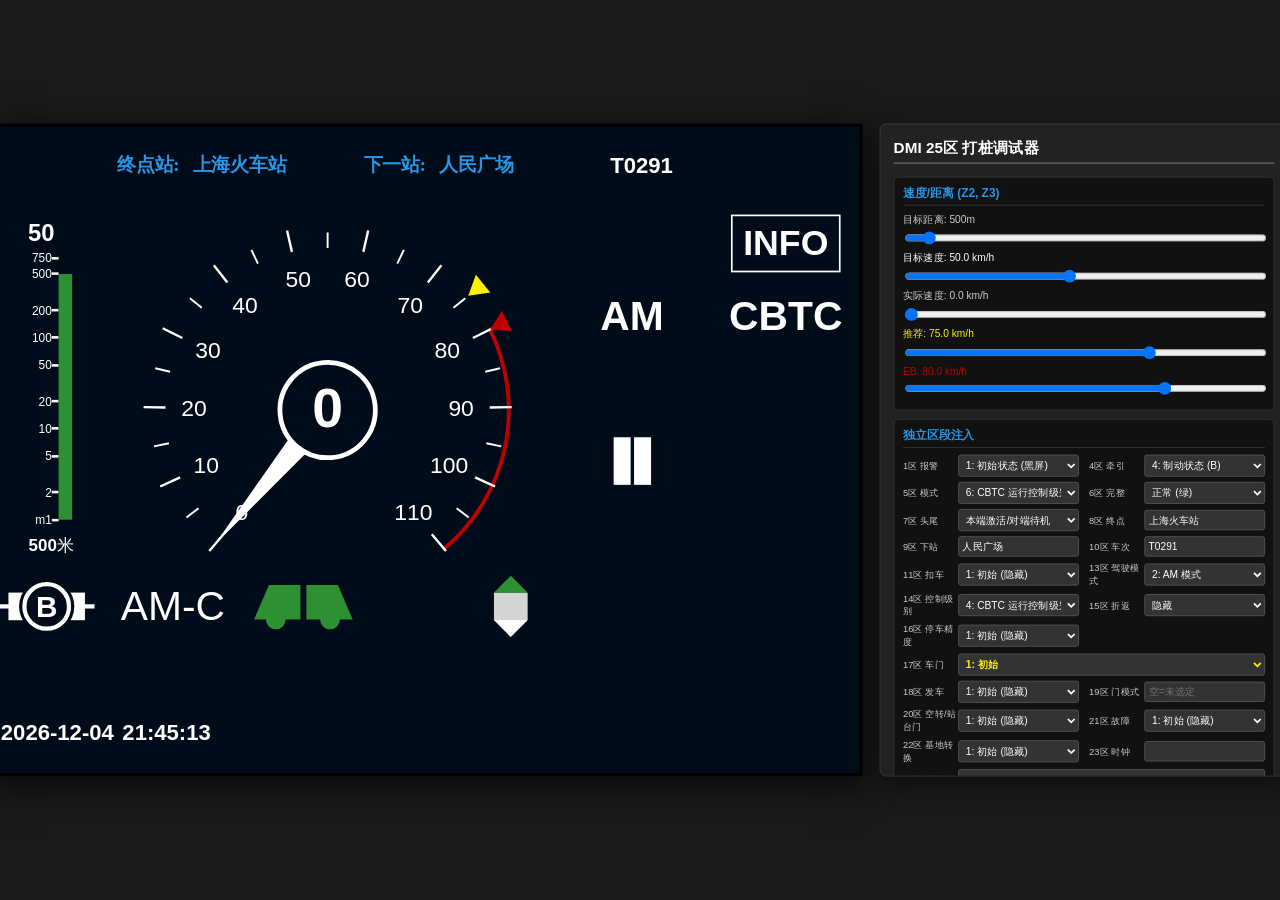
<file: vobc-dmi/index.html>
<!DOCTYPE html>
<html lang="zh-CN">
<head>
    <meta charset="UTF-8">
    <title>车载信号人机界面</title>
    <style>
        body {
            background-color: #1a1a1a;
            display: flex;
            justify-content: center;
            align-items: center;
            height: 100vh;
            margin: 0;
            font-family: "Microsoft YaHei", Arial, sans-serif;
            color: white;
            overflow: hidden;
        }

        .simulator { display: flex; gap: 20px; transform: scale(0.85); transform-origin: center center; }

        /* 左侧 DMI：内容区精确 1024×768（4:3）；画框用 inset 阴影避免 border 吃掉内容比例 */
        .dmi-container {
            box-sizing: border-box;
            width: 1024px;
            height: 768px;
            background-color: rgb(0, 12, 25);
            display: flex;
            flex-direction: column;
            border: none;
            box-shadow:
                inset 0 0 0 4px #000,
                0 10px 40px rgba(0,0,0,0.8);
            transition: opacity 0.5s ease;
        }
        
        .dmi-sleep { opacity: 0.1; pointer-events: none; }

        .row { display: flex; width: 100%; }
        .zone {
            box-sizing: border-box; border: none;
            display: flex; justify-content: center; align-items: center; position: relative; overflow: hidden;
        }

        /* 严格国标颜色 */
        .c-red { color: rgb(189, 0, 0); } 
        .c-yellow { color: rgb(255, 242, 0); }
        .c-green { color: rgb(45, 144, 51); } 
        .c-blue { color: rgb(37, 151, 230); }
        .c-gray { color: rgb(212, 212, 212); }

        .val { font-size: 26px; font-weight: bold; z-index: 2; text-align: center; width: 100%;}
        .label { color: rgb(37, 151, 230); font-size: 22px; z-index: 2;}

        /* 分区高度定义（r1–r4 合计 = 768，配合 1024×768 的 4:3 屏）
           横行宽度核验：127+290+290+317=1024；662+362=1024；127+534+?=662→127+535=662 */
        .r1 { height: 98px; } .r2 { height: 427px; } .r3 { height: 85px; } .r4 { height: 158px; }
        .row.r2 { align-items: stretch; min-height: 0; }
        .z1 { width: 127px; } .z8, .z9 { width: 290px; justify-content: flex-start; padding-left: 20px;} .z10{ width: 317px; font-size: 28px; }
        /* r2 中部左列（与右侧同高） */
        .mid-left {
            width: 662px;
            display: flex;
            align-self: stretch;
            height: 100%;
            min-height: 0;
        }
        .z2 { width: 127px; position: relative; flex-shrink: 0; align-self: stretch; }
        .z3 { width: 535px; position: relative; flex-shrink: 0; align-self: stretch; min-width: 0; }
        /* r2 右侧：2×5 栅格铺满 427×362，避免出现 85×5≠427 的视觉缝隙 */
        .mid-right {
            width: 362px;
            height: 100%;
            align-self: stretch;
            display: grid;
            grid-template-columns: 181px 181px;
            grid-template-rows: repeat(5, 1fr);
        }
        .mid-right > .zone {
            box-sizing: border-box;
            width: 181px;
            min-width: 0;
            min-height: 0;
        }

        .zone.z3 {
            display: flex;
            flex-direction: column;
            padding: 0;
            overflow: hidden;
            min-width: 0;
            min-height: 0;
        }
        #speed-svg {
            display: block;
            flex: 1 1 auto;
            width: 100%;
            min-height: 0;
            max-height: 100%;
            /* 在中间 3 区内略放大仪表（父级 overflow:hidden 裁掉外缘） */
            transform: scale(1.12);
            transform-origin: center center;
            margin-top: -22px;
        }
        .z4 { width: 127px; font-weight: bold; font-size: 28px;} .z5 { width: 171px; } .z6 { width: 259px; } .z7 { width: 105px; } .z21{ width: 181px; } .z22{ width: 181px; }
        .z23{ width: 334px; justify-content: flex-start; align-items: flex-end; padding: 0 0 36px 10px; } .z24{ width: 320px; align-items: flex-start; padding: 25px; } .z25{ width: 370px; padding: 15px; align-items: flex-start; font-size: 20px; line-height: 1.4;} .z13 { width: 181px !important; } .z14 { width: 181px !important; } 

        /* 内部组件 */
        .dist-bar { position: absolute; right: -12px; bottom: 0; width: 10px; background-color: rgb(45, 144, 51); transition: height 0.2s; }
        @keyframes blink { 50% { opacity: 0; } }
        .blinking { animation: blink 1s step-start infinite; }

        /* 控制台样式 */
        .control-panel {
            width: 480px; background-color: #222; border-radius: 8px; padding: 15px;
            box-shadow: 0 10px 30px rgba(0,0,0,0.5); display: flex; flex-direction: column;
            gap: 10px; border: 1px solid #444; height: 768px; box-sizing: border-box; overflow-y: auto;
        }
        .control-panel h2 { margin: 0 0 5px 0; font-size: 18px; border-bottom: 2px solid #555; padding-bottom: 5px; color: #fff;}
        .ctrl-group { background: #111; padding: 10px; border-radius: 6px; border: 1px solid #333; }
        .ctrl-group h3 { margin: 0 0 8px 0; font-size: 14px; color: rgb(37, 151, 230); border-bottom: 1px solid #333; padding-bottom: 4px;}
        .ctrl-grid { display: grid; grid-template-columns: 1fr 1fr; gap: 6px 12px; }
        .ctrl-item { display: flex; align-items: center; justify-content: space-between; }
        .ctrl-item label { font-size: 11px; color: #ccc; width: 65px; flex-shrink: 0; }
        .ctrl-item input[type="text"], .ctrl-item select { flex: 1; width: 100%; background: #333; color: white; border: 1px solid #555; padding: 4px; border-radius: 3px; font-size: 12px;}
        .slider-row { display: flex; flex-direction: column; margin-bottom: 5px;}
        .slider-row div { display: flex; justify-content: space-between; font-size: 12px; margin-bottom: 3px; color: #ccc;}
        .slider-row input { width: 100%; cursor: pointer;}
        button { background: #444; color: white; border: 1px solid #666; padding: 8px; border-radius: 4px; cursor: pointer; }

        /* 嵌入 metro-simulator：仅 DMI，隐藏调试面板 */
        html.vobc-embed-root, body.vobc-embed {
            height: 100%;
            margin: 0;
            overflow: hidden;
            background-color: rgb(0, 12, 25);
        }
        body.vobc-embed {
            display: block;
            padding: 0;
        }
        body.vobc-embed .simulator {
            gap: 0;
            transform: none;
            transform-origin: top left;
            width: 100%;
            min-height: 0;
        }
        body.vobc-embed #mock-panel { display: none !important; }
        body.vobc-embed .dmi-container {
            transform-origin: top left;
        }
        body.vobc-embed #vobc-embed-wrap {
            margin: 0 auto;
            max-width: 100%;
            box-sizing: border-box;
        }
    </style>
</head>
<body>

<div class="simulator">
    <div class="dmi-container" id="dmi-main">
        <div class="row r1">
            <div class="zone z1" id="z1-eb"></div>
            <div class="zone z8">
                <span class="label" style="font-family: SimSun, 'Songti SC', serif; font-weight: bold;">终点站: <span class="c-blue" id="z8-txt" style="margin-left:10px; font-family: SimSun, 'Songti SC', serif; font-weight: bold;">

                </span>
                </span>
            </div>
            <div class="zone z9"><span class="label" style="font-family: SimSun, 'Songti SC', serif; font-weight: bold;">下一站: <span class="c-blue" id="z9-txt" style="margin-left:10px; font-family: SimSun, 'Songti SC', serif; font-weight: bold;"></span></span></div>
            <div class="zone z10"><span class="val" id="z10-txt" style="text-align:left; padding-left: 20px;"></span></div>
        </div>

        <div class="row r2">
            <div class="mid-left">
                <div class="zone z2" style="font-family: Arial, sans-serif;">
                <div style="position: absolute; top: 15px; font-size: 28px; font-weight: bold; color: white; width: 100%; text-align: center; font-family: Arial; transform: translateX(-6px);" id="z2-tgt"></div>
                
                <div style="position: absolute; left: 9px; top: 60px; height: 308px; width: 85px; font-family: Arial; font-size: 14px; color: white;">
                    <div style="position: absolute; bottom: 100%; right: 16px; transform: translateY(50%); display: flex; align-items: center;"><span>750</span><div style="width: 8px; height: 3px; background-color: white; margin-left: 0;"></div></div>
                    <div style="position: absolute; bottom: 93.87%; right: 16px; transform: translateY(50%); display: flex; align-items: center;"><span>500</span><div style="width: 8px; height: 3px; background-color: white; margin-left: 0;"></div></div>
                    <div style="position: absolute; bottom: 80.03%; right: 16px; transform: translateY(50%); display: flex; align-items: center;"><span>200</span><div style="width: 8px; height: 3px; background-color: white; margin-left: 0;"></div></div>
                    <div style="position: absolute; bottom: 69.56%; right: 16px; transform: translateY(50%); display: flex; align-items: center;"><span>100</span><div style="width: 8px; height: 3px; background-color: white; margin-left: 0;"></div></div>
                    <div style="position: absolute; bottom: 59.09%; right: 16px; transform: translateY(50%); display: flex; align-items: center;"><span>50</span><div style="width: 8px; height: 3px; background-color: white; margin-left: 0;"></div></div>
                    <div style="position: absolute; bottom: 45.25%; right: 16px; transform: translateY(50%); display: flex; align-items: center;"><span>20</span><div style="width: 8px; height: 3px; background-color: white; margin-left: 0;"></div></div>
                    <div style="position: absolute; bottom: 34.78%; right: 16px; transform: translateY(50%); display: flex; align-items: center;"><span>10</span><div style="width: 8px; height: 3px; background-color: white; margin-left: 0;"></div></div>
                    <div style="position: absolute; bottom: 24.31%; right: 16px; transform: translateY(50%); display: flex; align-items: center;"><span>5</span><div style="width: 8px; height: 3px; background-color: white; margin-left: 0;"></div></div>
                    <div style="position: absolute; bottom: 10.47%; right: 16px; transform: translateY(50%); display: flex; align-items: center;"><span>2</span><div style="width: 8px; height: 3px; background-color: white; margin-left: 0;"></div></div>
                    <div style="position: absolute; bottom: 0%; right: 16px; transform: translateY(50%); display: flex; align-items: center;"><span>m1</span><div style="width: 8px; height: 3px; background-color: white; margin-left: 0;"></div></div>

                    <div class="dist-bar" id="z2-bar" style="position: absolute; right: 0; bottom: 0; width: 16px; height: 0px; background-color: rgb(45, 144, 51); transition: height 0.2s;"></div>
                </div>
                
                <div style="position: absolute; bottom: 15px; right: 31px; width: 85px; font-size: 20px; color: white; text-align: right; font-family: Arial;" id="z2-dist"></div>
            </div>
                
                <div class="zone z3">
                    <svg id="speed-svg" viewBox="0 0 534 415" preserveAspectRatio="xMidYMid meet">
                        <path id="red-arc" fill="none" stroke="rgb(189,0,0)" stroke-width="4" stroke-linecap="round" />
                        <g id="dial-ticks" stroke="white"></g>
                        <g id="dial-labels" fill="white" font-weight="normal" font-family="Arial" text-anchor="middle"></g>
                        <g id="eb-tri"><polygon points="267,50 255,30 279,30" fill="rgb(189,0,0)" /></g>
                        <g id="pointer-group">
                            <polygon id="ptr-tri" points="267,55 251,240 283,240" fill="white" />
                            <circle id="ptr-circle" cx="267" cy="240" r="50" fill="rgb(0, 12, 25)" stroke="white" stroke-width="5" />
                        </g>
                        <!-- 推荐速度标记须在指针之上绘制，嵌入运行时易被白色指针圆盘遮挡 -->
                        <g id="tgt-tri"><polygon points="267,50 255,30 279,30" fill="rgb(255,242,0)" /></g>
                        <text x="267" y="258" fill="white" font-size="58" font-weight="bold" text-anchor="middle" id="z3-spd">0</text>
                    </svg>
                </div>
            </div>

            <div class="mid-right">
                <div class="zone" id="zone-11">
                    <svg width="180" height="83" viewBox="0 0 180 83">
                        <g id="z11-skip" style="display: none;">
                            <rect x="65" y="55" width="40" height="8" fill="white" />
                            <path d="M 55,48 Q 80,8 105,30" fill="none" stroke="rgb(255,242,0)" stroke-width="8" />
                            <polygon points="97,38 120,45 113,22" fill="rgb(255,242,0)" />
                        </g>

                        <g id="z11-hold" style="display: none;">
                            <rect x="80" y="48" width="20" height="20" fill="white" />
                            <polygon points="68,48 90,9 112,48" fill="white" />
                            <line x1="70" y1="25" x2="110" y2="60" stroke="rgb(189,0,0)" stroke-width="5.5" />
                            <line x1="110" y1="25" x2="70" y2="60" stroke="rgb(189,0,0)" stroke-width="5.5" />
                        </g>
                    </svg>
                </div>
                <div class="zone"><div id="z12-txt" style="border: 2px solid white; padding: 8px 12px; font-size: 42px; font-weight: bold;">INFO</div></div>
                <div class="zone z13">
                    <span class="val" style="font-size:48px; font-family: Arial, sans-serif; font-weight: bold;" id="z13-txt">AM</span>
                </div>
                <div class="zone z14">
                    <span class="val" style="font-size:48px; font-family: Arial, sans-serif; font-weight: bold;" id="z14-txt">CTC</span>
                </div>
                <div class="zone">
                    <svg id="z15-icon" width="90" height="56" viewBox="0 0 90 56" style="display: none;">
                        <line x1="3"  y1="28" x2="30" y2="28" stroke-width="10" stroke-linecap="butt"/>
                        <line x1="30" y1="28" x2="60.1" y2="10.5" stroke-width="10" stroke-linecap="butt"/>
                        <line x1="30" y1="28" x2="60.1" y2="45.5" stroke-width="10" stroke-linecap="butt"/>
                        <line x1="58" y1="11" x2="85" y2="11" stroke-width="10" stroke-linecap="butt"/>
                        <line x1="58" y1="45" x2="85" y2="45" stroke-width="10" stroke-linecap="butt"/>
                    </svg>
                </div>
                <div class="zone">
                    <svg id="z16-icon" width="160" height="70" viewBox="0 0 160 70" style="display:none;">
                        <g id="z16-train-group" fill="rgb(45,144,51)" transform="translate(80 35) scale(1.16) translate(-80 -35)">
                            <path d="M 45,10 L 115,10 L 130,45 L 30,45 Z" />
                            <circle cx="52" cy="45" r="10" />
                            <rect x="98" y="58" width="18" height="6" />
                            <circle cx="107" cy="45" r="10" />
                        </g>
                    </svg>
                </div>
                
                <div class="zone">
                    <svg width="120" height="70" viewBox="0 0 120 70">
                        <polygon id="z17-arr-l" points="14,35 34,7 34,63" fill="rgb(0, 12, 25)" />
                        <rect id="z17-door-l" x="38" y="7" width="20" height="56" fill="white" />
                        <rect id="z17-door-r" x="62" y="7" width="20" height="56" fill="white" />
                        <polygon id="z17-arr-r" points="106,35 86,7 86,63" fill="rgb(0, 12, 25)" />
                    </svg>
                </div>
                
                <div class="zone" id="zone-18">
                    <svg width="180" height="83" viewBox="0 0 180 83">
                        <g id="z18-close" style="display: none;">
                            <rect x="43" y="13" width="20" height="56" fill="white" />
                            <polygon points="68,13 88,41 68,69" fill="rgb(255,242,0)" />
                            
                            <polygon points="112,13 92,41 112,69" fill="rgb(255,242,0)" />
                            <rect x="117" y="13" width="20" height="56" fill="white" />
                        </g>

                        <g id="z18-depart" style="display: none;">
                            <rect x="77" y="54" width="26" height="18" fill="white" />
                            <polygon points="56,54 90,10 124,54" fill="white" />
                        </g>
                    </svg>
                </div>
                <div class="zone">
                    <span class="val" style="font-size:54px; font-family: Arial, sans-serif; font-weight: normal;" id="z19-txt"></span>
                </div>
                <div class="zone" id="zone-20">
                    <svg width="176" height="80" viewBox="0 0 176 80">
                        <g id="z20-slip" style="display: none;">
                            <polygon points="30,40 48,22 48,58" fill="rgb(189,0,0)" />
                            <circle cx="88" cy="40" r="25" stroke="rgb(189,0,0)" stroke-width="6" fill="none" />
                            <polygon points="146,40 128,22 128,58" fill="rgb(189,0,0)" />
                        </g>
                        <g id="z20-psd" style="display: none;">
                            <rect x="46" y="12" width="30" height="56" fill="none" stroke="rgb(255,242,0)" stroke-width="4" />
                            <rect x="100" y="12" width="30" height="56" fill="none" stroke="rgb(255,242,0)" stroke-width="4" />
                            <rect x="55" y="21" width="12" height="38" fill="rgb(255,242,0)" />
                            <rect x="109" y="21" width="12" height="38" fill="rgb(255,242,0)" />
                        </g>
                    </svg>
                </div>
            </div>
        </div>

        <div class="row r3">
            <div class="zone z4">
                <svg width="120" height="60" viewBox="0 0 120 60">
                    <g id="z4-traction" style="display: none;" transform="translate(60 30) scale(1.25) translate(-60 -30)">
                        <rect x="15" y="28" width="90" height="4" fill="white" />
                        <rect x="24" y="17" width="72" height="26" fill="white" />
                        
                        <circle cx="60" cy="30" r="26" fill="rgb(0, 12, 25)" />
                        
                        <circle cx="60" cy="30" r="21" stroke="white" stroke-width="4" fill="none" />
                        <text x="60" y="40" font-size="30" font-weight="bold" font-family="Arial" text-anchor="middle" fill="white">M</text>
                    </g>

                    <g id="z4-coasting" style="display: none;" transform="translate(60 30) scale(1.25) translate(-60 -30)">
                        <rect x="15" y="28" width="90" height="4" fill="white" />
                        <circle cx="60" cy="30" r="21" stroke="white" stroke-width="4" fill="rgb(0, 12, 25)" />
                    </g>

                    <g id="z4-braking" style="display: none;" transform="translate(60 30) scale(1.25) translate(-60 -30)">
                        <rect x="15" y="28" width="90" height="4" fill="white" />
                        <rect x="24" y="17" width="72" height="26" fill="white" />
                        
                        <circle cx="60" cy="30" r="26" fill="rgb(0, 12, 25)" />
                        
                        <circle cx="60" cy="30" r="21" stroke="white" stroke-width="4" fill="none" />
                        <text x="60" y="40" font-size="28" font-weight="bold" font-family="Arial" text-anchor="middle" fill="white">B</text>
                    </g>
                </svg>
            </div>

            <div class="zone z5"><span class="val" style="font-size:48px; font-family: Arial, sans-serif; font-weight: 500; color: white;" id="z5-txt"></span></div>
            
            <div class="zone z6" style="justify-content:flex-start; padding-left: 0px;">
                <svg width="160" height="70" viewBox="0 0 160 70">
                    <g id="z6-train-group" fill="rgb(45,144,51)" transform="translate(-12,-2) translate(80 35) scale(1.16) translate(-80 -35)">
                        <path d="M 45,15 L 77,15 L 77,50 L 30,50 Z" />
                        <circle cx="52" cy="50" r="10" />
                        
                        <path d="M 83,15 L 115,15 L 130,50 L 83,50 Z" />
                        <circle cx="107" cy="50" r="10" />
                    </g>
                </svg>
            </div>
            
            <div class="zone z7">
                <svg viewBox="0 0 50 90" style="width: 40px; height: 72px;">
                    <polygon id="z7-top" points="25,0 0,25 50,25" fill="rgb(45,144,51)" />
                    <rect x="0" y="25" width="50" height="40" fill="rgb(212,212,212)" />
                    <polygon id="z7-btm" points="0,65 50,65 25,90" fill="rgb(255,255,255)" />
                </svg>
            </div>
            <div class="zone z21">
                <svg id="z21-icon" width="90" height="70" viewBox="0 0 90 70" style="display: none;">
                    <text id="z21-txt" x="46" y="44" fill="white" font-size="24" font-weight="bold" font-family="Arial" text-anchor="middle">ATP</text>
                    <rect x="18" y="8" width="54" height="54" fill="none" stroke="rgb(189,0,0)" stroke-width="5" />
                    <line x1="21" y1="11" x2="69" y2="59" stroke="rgb(189,0,0)" stroke-width="4" />
                    <line x1="69" y1="11" x2="21" y2="59" stroke="rgb(189,0,0)" stroke-width="4" />
                </svg>
            </div>
            <div class="zone z22">
                <svg id="z22-icon" width="181" height="83" viewBox="0 0 181 83" style="display:none;">
                    <g id="z22-train" fill="white">
                        <path d="M 40,16 L 110,16 L 122,48 L 28,48 Z" />
                        <circle cx="48" cy="48" r="10" />
                        <circle cx="102" cy="48" r="10" />
                    </g>
                    <g id="z22-bracket">
                        <line x1="124" y1="20" x2="136" y2="20" stroke-width="5" stroke-linecap="square" />
                        <line x1="136" y1="20" x2="136" y2="63" stroke-width="5" stroke-linecap="square" />
                        <line x1="124" y1="63" x2="136" y2="63" stroke-width="5" stroke-linecap="square" />
                    </g>
                    <g id="z22-lost-frame" style="display:none;">
                        <rect x="36" y="14" width="109" height="55" fill="none" stroke="white" stroke-width="4" />
                    </g>
                </svg>
            </div>
        </div>

        <div class="row r4">
            <div class="zone z23"><span class="val" id="z23-txt" style="font-size:26px; width:auto; text-align:left;">
                <span>2020-04-30</span>
                <span style="display:inline-block; width:6px;"></span>
                <span>17:21:04</span>
            </div>
            <div class="zone z24"><span class="val" id="z24-txt"></span></div>
            <div class="zone z25" id="z25-html" style="color:white;"></div>
        </div>
    </div>

    <div class="control-panel" id="mock-panel">
        <h2>DMI 25区 打桩调试器</h2>
        <div class="ctrl-group">
            <h3>速度/距离 (Z2, Z3)</h3>
            <div class="slider-row"><div><span>目标距离: <span id="v-dist">500</span>m</span></div><input type="range" id="c-z2" min="0" max="9999" step="1" value="500"></div>
            <div class="slider-row">
                <div><span style="color:white">目标速度: <span id="v-z2-tgt">50.0</span> km/h</span></div>
                <input type="range" id="c-z2-tgt" min="0" max="110" step="0.1" value="50">
            </div>
            <div class="slider-row"><div><span>实际速度: <span id="v-spd">0.0</span> km/h</span></div><input type="range" id="c-z3-spd" min="0" max="110" step="0.1" value="0"></div>
            <div class="slider-row" id="mock-row-recommend"><div><span style="color:rgb(255,242,0)">推荐: <span id="v-tgt">75.0</span> km/h</span></div><input type="range" id="c-z3-tgt" min="0" max="110" step="0.1" value="75"></div>
            <div class="slider-row"><div><span style="color:rgb(189,0,0)">EB: <span id="v-eb">80.0</span> km/h</span></div><input type="range" id="c-z3-eb" min="0" max="110" step="0.1" value="80"></div>
            <input type="hidden" id="c-hide-recommend" value="0">
        </div>

        <div class="ctrl-group">
            <h3>独立区段注入</h3>
            <div class="ctrl-grid">
                <div class="ctrl-item"><label>1区 报警</label>
                    <select id="c-z1">
                        <option value="none">1: 初始状态 (黑屏)</option>
                        <option value="orange">2: 超过推荐速度 (橙)</option>
                        <option value="red">3: 输出紧急制动 (红)</option>
                    </select>
                </div>
                <div class="ctrl-item"><label>4区 牵引</label>
                    <select id="c-z4">
                        <option value="none">1: 初始 (黑屏)</option>
                        <option value="traction">2: 牵引状态 (M)</option>
                        <option value="coasting">3: 惰行状态</option>
                        <option value="braking" selected>4: 制动状态 (B)</option>
                    </select>
                </div>
                <div class="ctrl-item"><label>5区 模式</label>
                    <select id="c-z5">
                        <option value="">1: 初始状态</option>
                        <option value="RM">2: RM 模式</option>
                        <option value="CM-I">3: 点式运行控制级别 CM 模式</option>
                        <option value="CM-C">4: CBTC 运行控制级别 CM 模式</option>
                        <option value="AM-I">5: 点式运行控制级别 AM 模式</option>
                        <option value="AM-C" selected>6: CBTC 运行控制级别 AM 模式</option>
                        <option value="FAM-C">7: CBTC 运行控制级别 FAM 模式</option>
                    </select>
                </div>
                <div class="ctrl-item"><label>6区 完整</label><select id="c-z6"><option value="1">正常 (绿)</option><option value="2">丢失 (红)</option></select></div>
                <div class="ctrl-item"><label>7区 头尾</label><select id="c-z7"><option value="1">本端激活/对端待机</option><option value="2">本端激活/对端故障</option><option value="3">本端故障/对端激活</option></select></div>
                <div class="ctrl-item"><label>8区 终点</label><input type="text" id="c-z8" value="上海火车站"></div>
                <div class="ctrl-item"><label>9区 下站</label><input type="text" id="c-z9" value="人民广场"></div>
                <div class="ctrl-item"><label>10区 车次</label><input type="text" id="c-z10" value="T0291"></div>
                <div class="ctrl-item"><label>11区 扣车</label>
                    <select id="c-z11">
                        <option value="none">1: 初始 (隐藏)</option>
                        <option value="skip">2: 跳停</option>
                        <option value="hold">3: 扣车</option>
                    </select>
                </div>
                <div class="ctrl-item"><label>13区 驾驶模式</label>
                    <select id="c-z13">
                        <option value="">1: 初始状态</option>
                        <option value="AM" selected>2: AM 模式</option>
                        <option value="CM">3: CM 模式</option>
                        <option value="RM">4: RM 模式</option>
                        <option value="FAM">5: FAM 模式</option>
                    </select>
                </div>
                <div class="ctrl-item"><label>14区 控制级别</label>
                    <select id="c-z14">
                        <option value="">1: 初始状态</option>
                        <option value="ILC">2: 联锁运行控制级别</option>
                        <option value="ITC">3: 点式运行控制级别</option>
                        <option value="CBTC" selected>4: CBTC 运行控制级别</option>
                    </select>
                </div>
                <div class="ctrl-item"><label>15区 折返</label><select id="c-z15"><option value="none">隐藏</option><option value="blink">闪烁</option><option value="solid">常亮</option></select></div>
                <div class="ctrl-item"><label>16区 停车精度</label>
                    <select id="c-z16">
                        <option value="none">1: 初始 (隐藏)</option>
                        <option value="platform">2: 进入站台但未进入停车范围</option>
                        <option value="stop-range">3: 进入站台但未进入准确停车范围</option>
                        <option value="precision">4: 进入站台且进入停车精度范围</option>
                    </select>
                </div>
                <div class="ctrl-item" style="grid-column: span 2;"><label>17区 车门</label><select id="c-z17" style="color:rgb(255,242,0);font-weight:bold;"><option value="1">1: 初始</option><option value="2">2: 允许双开</option><option value="3">3: 允许左开</option><option value="4">4: 允许右开</option><option value="5">5: 左开状态</option><option value="6">6: 右开状态</option><option value="7">7: 双开状态</option><option value="8">8: 非法打开</option></select></div>
                <div class="ctrl-item"><label>18区 发车</label>
                    <select id="c-z18">
                        <option value="none">1: 初始 (隐藏)</option>
                        <option value="close">2: 允许关门</option>
                        <option value="depart">3: 建议发车（晚点预警）</option>
                    </select>
                </div>
                <div class="ctrl-item"><label>19区 门模式</label><input type="text" id="c-z19" value="" maxlength="12" placeholder="空=未选定"></div>
                <div class="ctrl-item"><label>20区 空转/站台门</label>
                    <select id="c-z20">
                        <option value="none">1: 初始 (隐藏)</option>
                        <option value="slip">2: 车轮空转或打滑</option>
                        <option value="psd">3: 站台门未关闭</option>
                        <option value="both">4: 两者同时 (验证优先级)</option>
                    </select>
                </div>
                <div class="ctrl-item"><label>21区 故障</label>
                    <select id="c-z21">
                        <option value="none">1: 初始 (隐藏)</option>
                        <option value="atp">2: 车载 ATP 设备故障</option>
                        <option value="ato">3: ATO 设备功能失效</option>
                        <option value="radio">4: 无线通信故障</option>
                    </select>
                </div>
                <div class="ctrl-item"><label>22区 基地转换</label>
                    <select id="c-z22">
                        <option value="none">1: 初始 (隐藏)</option>
                        <option value="depot">2: 列车进入车辆基地</option>
                        <option value="track">3: 列车进入库线</option>
                        <option value="lost">4: 丢失定位或非自动化区域</option>
                    </select>
                </div>
                <div class="ctrl-item"><label>23区 时钟</label><input type="text" id="c-z23" value=""></div>
                <div class="ctrl-item" style="grid-column: span 2;"><label>25区 消息</label><input type="text" id="c-z25" value=""></div>
            </div>
        </div>
    </div>
</div>

<script>
    function speedToAngle(val) { return -140 + (val / 110) * 280; }
    function polarToCartesian(cx, cy, r, angleDeg) {
        const rad = (angleDeg - 90) * Math.PI / 180.0;
        return { x: cx + (r * Math.cos(rad)), y: cy + (r * Math.sin(rad)) };
    }
    function describeArc(x, y, r, startAngle, endAngle) {
        const start = polarToCartesian(x, y, r, endAngle);
        const end = polarToCartesian(x, y, r, startAngle);
        const largeArc = endAngle - startAngle <= 180 ? "0" : "1";
        return ["M", start.x, start.y, "A", r, r, 0, largeArc, 0, end.x, end.y].join(" ");
    }

    function initDial() {
        const ticks = document.getElementById('dial-ticks');
        const labels = document.getElementById('dial-labels');
        const cx = 267, cy = 240; 
        for (let i = 0; i <= 110; i += 5) {
            const angle = speedToAngle(i); 
            const rad = (angle - 90) * Math.PI / 180; 
            const isMajor = i % 10 === 0;
            const r1 = 170, r2 = isMajor ? 193 : 186; 
            const line = document.createElementNS("http://www.w3.org/2000/svg", "line");
            line.setAttribute("x1", cx + r1 * Math.cos(rad)); line.setAttribute("y1", cy + r1 * Math.sin(rad));
            line.setAttribute("x2", cx + r2 * Math.cos(rad)); line.setAttribute("y2", cy + r2 * Math.sin(rad));
            line.setAttribute("stroke-width", isMajor ? 2.5 : 2);
            ticks.appendChild(line);
            if (isMajor) {
                const txt = document.createElementNS("http://www.w3.org/2000/svg", "text");
                txt.setAttribute("x", cx + 140 * Math.cos(rad)); txt.setAttribute("y", cy + 140 * Math.sin(rad) + 8);
                txt.setAttribute("font-size", "24"); txt.textContent = i; labels.appendChild(txt);
            }
        }
    }
    initDial();

    function clampSpd(n, lo, hi) {
        if (!Number.isFinite(n)) return lo;
        return Math.max(lo, Math.min(hi, n));
    }
    /** 目标距离：整数 m，0～9999（光带刻度仍以 ≤750m 的对数映射饱和） */
    function clampDistM(n) {
        const x = clampSpd(parseFloat(n), 0, 9999);
        return Math.round(x);
    }
    /** 速度类：0.1 km/h 分度 */
    function clampKmh01(n) {
        const x = clampSpd(parseFloat(n), 0, 110);
        return Math.round(x * 10) / 10;
    }
    function syncAllZones() {
        const z1 = document.getElementById('c-z1').value;
        const z2 = clampDistM(document.getElementById('c-z2').value);
        const z2t = clampKmh01(document.getElementById('c-z2-tgt').value);
        const z3s = clampKmh01(document.getElementById('c-z3-spd').value);
        const z3t = clampKmh01(document.getElementById('c-z3-tgt').value);
        const z3e = clampKmh01(document.getElementById('c-z3-eb').value);
        const z4 = document.getElementById('c-z4').value;
        const z5 = document.getElementById('c-z5').value;
        const z6 = document.getElementById('c-z6').value;
        const z7 = document.getElementById('c-z7').value;
        const z8 = document.getElementById('c-z8').value;
        const z9 = document.getElementById('c-z9').value;
        const z10 = document.getElementById('c-z10').value;
        const z11 = document.getElementById('c-z11') ? document.getElementById('c-z11').value : 'none';
        const z13 = document.getElementById('c-z13').value;
        const z14 = document.getElementById('c-z14').value;
        const z15 = document.getElementById('c-z15').value;
        const z16 = document.getElementById('c-z16').value;
        const z17 = document.getElementById('c-z17').value;
        const z18 = document.getElementById('c-z18').value;
        const z19El = document.getElementById('c-z19');
        const z19 = z19El ? z19El.value.trim() : '';
        const z20 = document.getElementById('c-z20').value;
        const z21 = document.getElementById('c-z21').value;
        const z22 = document.getElementById('c-z22').value;
        const z23 = document.getElementById('c-z23').value;
        const z25 = document.getElementById('c-z25').value;

        const hideRecEl = document.getElementById('c-hide-recommend');
        const hideRec = hideRecEl && hideRecEl.value === '1';

        document.getElementById('v-dist').textContent = z2 >= 9000 ? '—' : String(z2);
        document.getElementById('v-z2-tgt').textContent = z2t.toFixed(1);
        document.getElementById('v-spd').textContent = z3s.toFixed(1);
        if (hideRec) {
            document.getElementById('v-tgt').textContent = '—';
        } else {
            document.getElementById('v-tgt').textContent = z3t.toFixed(1);
        }
        document.getElementById('v-eb').textContent = z3e.toFixed(1);

        // 1区 超速报警及紧急制动显示逻辑
        let z1Color = 'transparent'; 
        if (z1 === 'orange') {
            z1Color = 'rgb(234, 145, 0)';       // 手动橙色
        } else if (z1 === 'red') {
            z1Color = 'rgb(189, 0, 0)';         // 手动红色
        }
        document.getElementById('z1-eb').style.backgroundColor = z1Color;
        // 2区上方大字：目标速度 — DMI 仍为 1 km/h 显示
        document.getElementById('z2-tgt').textContent = String(Math.round(z2t));
        if (z2 >= 9000) {
            document.getElementById('z2-dist').innerHTML = '<span style="font-weight:bold;">—</span>米';
        } else {
            document.getElementById('z2-dist').innerHTML = `<span style="font-weight:bold;">${z2}</span>米`;
        }
        
        const z2BandPx = 308;
        if (z2 >= 9000) {
            document.getElementById('z2-bar').style.height = '0px';
            document.getElementById('z2-bar').style.backgroundColor = 'transparent';
        } else {
            const z2Bar = Math.min(z2, 750);
            let logHeight = z2Bar <= 1 ? 0 : (Math.log10(z2Bar) / Math.log10(750)) * z2BandPx;
            document.getElementById('z2-bar').style.height = `${Math.min(z2BandPx, Math.max(0, logHeight))}px`;
            let barColor = 'rgb(45, 144, 51)';
            if (z2Bar >= 150 && z2Bar <= 300) {
                if (z2t < 25) barColor = 'rgb(255, 242, 0)';
            } else if (z2Bar < 150) {
                if (z2t >= 60) barColor = 'rgb(45, 144, 51)';
                else if (z2t > 0 && z2t < 60) barColor = 'rgb(255, 242, 0)';
                else if (z2t < 0.05) barColor = 'rgb(189, 0, 0)';
            }
            document.getElementById('z2-bar').style.backgroundColor = barColor;
        }

        // 3区中央数字：实际速度 — DMI 仍为 1 km/h 显示
        document.getElementById('z3-spd').textContent = String(Math.round(z3s));
        document.getElementById('pointer-group').setAttribute('transform', `rotate(${speedToAngle(z3s)} 267 240)`);
        const tgtTri = document.getElementById('tgt-tri');
        const rowRec = document.getElementById('mock-row-recommend');
        if (hideRec) {
            tgtTri.style.display = 'none';
            if (rowRec) rowRec.style.display = 'none';
        } else {
            tgtTri.style.display = '';
            if (rowRec) rowRec.style.display = '';
            tgtTri.setAttribute('transform', `rotate(${speedToAngle(z3t)} 267 240)`);
        }
        document.getElementById('eb-tri').setAttribute('transform', `rotate(${speedToAngle(z3e)} 267 240)`);
        document.getElementById('red-arc').setAttribute('d', describeArc(267, 240, 190, speedToAngle(z3e), speedToAngle(110)));

        // 4区 牵引/制动状态显示逻辑
        document.getElementById('z4-traction').style.display = (z4 === 'traction') ? 'block' : 'none';
        document.getElementById('z4-coasting').style.display = (z4 === 'coasting') ? 'block' : 'none';
        document.getElementById('z4-braking').style.display = (z4 === 'braking') ? 'block' : 'none';
        document.getElementById('z5-txt').textContent = z5;
        document.getElementById('z6-train-group').setAttribute('fill', z6 === '1' ? 'rgb(45, 144, 51)' : 'rgb(189, 0, 0)');

        const z7T = document.getElementById('z7-top'), z7B = document.getElementById('z7-btm');
        const cG = 'rgb(45,144,51)', cR = 'rgb(189,0,0)', cW = 'rgb(255,255,255)';
        if (z7==='1'){ z7T.setAttribute('fill',cG); z7B.setAttribute('fill',cW); }
        else if (z7==='2'){ z7T.setAttribute('fill',cG); z7B.setAttribute('fill',cR); }
        else { z7T.setAttribute('fill',cR); z7B.setAttribute('fill',cG); }

        // 11区 跳停/扣车状态显示逻辑
        if (document.getElementById('z11-skip')) {
            document.getElementById('z11-skip').style.display = (z11 === 'skip') ? 'block' : 'none';
            document.getElementById('z11-hold').style.display = (z11 === 'hold') ? 'block' : 'none';
        }

        document.getElementById('z8-txt').textContent = z8;
        document.getElementById('z9-txt').textContent = z9;
        document.getElementById('z10-txt').textContent = z10;
        document.getElementById('z13-txt').textContent = z13;
        document.getElementById('z14-txt').textContent = z14;
        
        const z15i = document.getElementById('z15-icon');
        if (z15 === 'none') {
            z15i.style.display = 'none';
            z15i.classList.remove('blinking');
        } else {
            z15i.style.display = 'block';
            const z15Color = z15 === 'blink' ? 'rgb(45, 144, 51)' : 'rgb(255, 242, 0)';
            z15i.querySelectorAll('line').forEach(l => l.setAttribute('stroke', z15Color));
            if (z15 === 'blink') z15i.classList.add('blinking');
            else z15i.classList.remove('blinking');
        }

        const z16i = document.getElementById('z16-icon');
        const z16Train = document.getElementById('z16-train-group');
        if (z16 === 'none') {
            z16i.style.display = 'none';
        } else {
            z16i.style.display = 'block';
            const z16Colors = {
                'platform': 'rgb(189,0,0)',
                'stop-range': 'rgb(255,242,0)',
                'precision': 'rgb(45,144,51)'
            };
            z16Train.setAttribute('fill', z16Colors[z16]);
        }

        const dl = document.getElementById('z17-door-l'), dr = document.getElementById('z17-door-r');
        const al = document.getElementById('z17-arr-l'), ar = document.getElementById('z17-arr-r');
        const bC = 'rgb(0, 12, 25)', yC = 'rgb(255, 242, 0)', gC = 'rgb(45, 144, 51)', wC = 'rgb(255, 255, 255)';
        al.setAttribute('fill', bC); ar.setAttribute('fill', bC); dl.setAttribute('fill', wC); dr.setAttribute('fill', wC);
        switch(z17) {
            case '1': break;
            case '2': al.setAttribute('fill', gC); ar.setAttribute('fill', gC); break;
            case '3': al.setAttribute('fill', gC); break;
            case '4': ar.setAttribute('fill', gC); break;
            case '5': al.setAttribute('fill', gC); dl.setAttribute('fill', yC); dr.setAttribute('fill', yC); break;
            case '6': ar.setAttribute('fill', gC); dl.setAttribute('fill', yC); dr.setAttribute('fill', yC); break;
            case '7': al.setAttribute('fill', gC); ar.setAttribute('fill', gC); dl.setAttribute('fill', yC); dr.setAttribute('fill', yC); break;
            case '8': dl.setAttribute('fill', yC); dr.setAttribute('fill', yC); break;
        }

        // 18区 发车信息显示逻辑
        if (document.getElementById('z18-close')) {
            document.getElementById('z18-close').style.display = (z18 === 'close') ? 'block' : 'none';
            document.getElementById('z18-depart').style.display = (z18 === 'depart') ? 'block' : 'none';
        }
        const z19Txt = document.getElementById('z19-txt');
        if (z19Txt) z19Txt.textContent = z19;
        if (document.getElementById('z20-slip')) {
            const showSlip = z20 === 'slip' || z20 === 'both';
            const showPsd = z20 === 'psd';
            // 规范要求：空转/打滑优先级高于站台门未关闭
            document.getElementById('z20-slip').style.display = showSlip ? 'block' : 'none';
            document.getElementById('z20-psd').style.display = (!showSlip && showPsd) ? 'block' : 'none';
        }
        const z21Icon = document.getElementById('z21-icon');
        const z21Labels = {
            'atp': 'ATP',
            'ato': 'ATO',
            'radio': 'RAD'
        };
        document.getElementById('z21-txt').textContent = z21Labels[z21] || '';
        z21Icon.style.display = z21 === 'none' ? 'none' : 'block';
        const z22Icon = document.getElementById('z22-icon');
        const z22Bracket = document.getElementById('z22-bracket');
        const z22Lost = document.getElementById('z22-lost-frame');
        if (z22 === 'none') {
            z22Icon.style.display = 'none';
        } else {
            z22Icon.style.display = 'block';
            z22Lost.style.display = z22 === 'lost' ? 'block' : 'none';
            z22Bracket.style.display = z22 === 'lost' ? 'none' : 'block';
            const bracketColor = z22 === 'depot' ? 'rgb(255,242,0)' : 'rgb(45,144,51)';
            z22Bracket.querySelectorAll('line').forEach(l => l.setAttribute('stroke', bracketColor));
        }
        if (z23) document.getElementById('z23-txt').textContent = z23;
        document.getElementById('z25-html').innerHTML = z25;
    }

    document.getElementById('mock-panel').addEventListener('input', syncAllZones);
    document.getElementById('mock-panel').addEventListener('change', syncAllZones);

    /* metro-simulator 嵌入：由父页面下发控件值并刷新 DMI */
    (function embedMetro() {
        const p = new URLSearchParams(location.search);
        if (p.get('embed') === '1') {
            document.documentElement.classList.add('vobc-embed-root');
            document.body.classList.add('vobc-embed');
            const dmi = document.getElementById('dmi-main');
            const sim = document.querySelector('.simulator');
            if (dmi && sim && !document.getElementById('vobc-embed-wrap')) {
                const wrap = document.createElement('div');
                wrap.id = 'vobc-embed-wrap';
                wrap.style.overflow = 'hidden';
                wrap.style.margin = '0 auto';
                sim.insertBefore(wrap, dmi);
                wrap.appendChild(dmi);
            }
            const wrap = document.getElementById('vobc-embed-wrap');
            const DMI_NAT_W = 1024;
            const DMI_NAT_H = 768;
            const scale = () => {
                const iw = window.innerWidth || DMI_NAT_W;
                const ih = window.innerHeight || DMI_NAT_H;
                /** iframe 视口与 DMI 同为 4:3（父页 .mmi-dmi-slot）时，contain 可无黑边、无裁切 */
                const s = Math.min(iw / DMI_NAT_W, ih / DMI_NAT_H);
                const inv = 1 - s;
                if (wrap) {
                    wrap.style.width = Math.round(DMI_NAT_W * s) + 'px';
                    wrap.style.height = Math.round(DMI_NAT_H * s) + 'px';
                    wrap.style.overflow = 'hidden';
                    wrap.style.marginLeft = 'auto';
                    wrap.style.marginRight = 'auto';
                }
                if (dmi) {
                    dmi.style.transform = 'scale(' + s + ')';
                    dmi.style.transformOrigin = 'top left';
                    dmi.style.marginBottom = '-' + Math.round(DMI_NAT_H * inv) + 'px';
                    dmi.style.marginRight = '-' + Math.round(DMI_NAT_W * inv) + 'px';
                }
                document.documentElement.style.setProperty('--vobc-dmi-scale', String(s));
            };
            scale();
            window.addEventListener('resize', scale);
        }
        window.addEventListener('message', (e) => {
            if (!e.data || e.data.type !== 'metro-vobc-dmi') return;
            const controls = e.data.controls;
            if (!controls || typeof controls !== 'object') return;
            try {
                for (const [id, val] of Object.entries(controls)) {
                    const el = document.getElementById(id);
                    if (!el || !('value' in el)) continue;
                    el.value = String(val);
                }
            } catch (err) { console.warn('metro-vobc-dmi apply', err); }
            syncAllZones();
        });
    })();
    function formatClockNow() {
        const d = new Date();
        const y = d.getFullYear();
        const m = String(d.getMonth() + 1).padStart(2, '0');
        const day = String(d.getDate()).padStart(2, '0');
        const hh = String(d.getHours()).padStart(2, '0');
        const mm = String(d.getMinutes()).padStart(2, '0');
        const ss = String(d.getSeconds()).padStart(2, '0');
        return `<span>${y}-${m}-${day}</span><span style="display:inline-block; width:10px;"></span><span>${hh}:${mm}:${ss}</span>`;
    }
    setInterval(() => { if (!document.getElementById('c-z23').value) document.getElementById('z23-txt').innerHTML = formatClockNow(); }, 1000);
    syncAllZones();
</script>
</body>
</html>
</file>
<file: style.css>
/* ============== 基础 ============== */
:root{
  --bg:#0b1014;
  --panel:#161c22;
  --panel2:#1c242c;
  --line:#2a333d;
  --line2:#3a4654;
  --txt:#d6e2ee;
  --dim:#7d8a98;
  --green:#1ed760;
  --green-d:#0d8a3c;
  --amber:#ffb000;
  --red:#ff3b30;
  --red-d:#9f1c14;
  --blue:#3da9fc;
  --cyan:#00e5ff;
  --white:#f5f8fb;
  --metal:linear-gradient(180deg,#3b454f 0%,#222a32 60%,#11161b 100%);
  --metal2:linear-gradient(180deg,#252d36 0%,#161c22 100%);
  --shine:linear-gradient(180deg,rgba(255,255,255,.08),rgba(255,255,255,0));
}

*{box-sizing:border-box;margin:0;padding:0}
html,body{
  background:#000;
  color:var(--txt);
  font-family: "PingFang SC","Microsoft YaHei",-apple-system,BlinkMacSystemFont,
    "Helvetica Neue",Arial,sans-serif;
  height:100%;
  overflow-x:auto;
  user-select:none;
}
body{
  background:
    radial-gradient(1200px 600px at 50% -10%,#1b2330 0%,#0a0d12 60%,#000 100%),
    var(--bg);
  min-width:1320px;
  padding:8px 14px 14px;
}
body.cab-off .console{
  opacity:0.5;
  filter:brightness(0.55) saturate(0.82);
}
body.cab-off .screens{
  opacity:0.78;
  filter:brightness(0.88);
}
body.cab-off .ats-below-console{
  opacity:0.78;
  filter:brightness(0.88);
}

/* ============== 顶部栏 ============== */
.top-bar{
  display:flex;justify-content:space-between;align-items:center;
  background:var(--metal);
  border:1px solid var(--line2);
  border-radius:6px;
  padding:8px 16px;
  box-shadow:inset 0 1px 0 rgba(255,255,255,.06), 0 2px 8px rgba(0,0,0,.6);
  margin-bottom:10px;
}
.top-bar .logo{
  font-weight:900;letter-spacing:2px;color:var(--cyan);
  font-size:18px;margin-right:14px;
  text-shadow:0 0 8px rgba(0,229,255,.4);
}
.top-bar .line{font-size:13px;color:var(--dim)}
.clock{display:flex;gap:14px;font-family:"Menlo","Consolas",monospace}
.clock span{
  background:#000;border:1px solid var(--line2);
  padding:4px 10px;border-radius:3px;color:var(--green);
  font-size:13px;letter-spacing:1px;
  box-shadow:inset 0 0 8px rgba(0,255,128,.15);
}

/* ============== 屏幕区 ============== */
.screens{
  display:grid;
  grid-template-columns:minmax(360px,1fr) minmax(360px,1fr);
  gap:10px;
  margin-bottom:10px;
  will-change:transform;
  transition:transform .05s linear;
}
.screen{
  background:#000;
  border:2px solid #2a333d;
  border-radius:6px;
  padding:10px;
  position:relative;
  box-shadow:inset 0 0 30px rgba(0,40,80,.25), 0 4px 14px rgba(0,0,0,.7);
  min-height:430px;
}
/* 左右 DMI 均由标题 + 下方 4:3 槽位组成，iframe 视口与 1024×768 同比例 */
#tcms.screen{
  align-self:start;
  width:100%;
  min-height:0;
  display:flex;
  flex-direction:column;
}
#mmi.screen{
  align-self:start;
  width:100%;
  min-height:0;
  display:flex;
  flex-direction:column;
}
.screen::before{
  content:"";position:absolute;inset:6px;border:1px solid #1b3a5b;border-radius:4px;
  pointer-events:none;
}
.screen-title{
  font-size:12px;color:var(--cyan);letter-spacing:2px;
  border-bottom:1px solid #1b3a5b;padding-bottom:6px;margin-bottom:8px;
  text-transform:uppercase;
}

/* ===== MMI（信号 HMI） ===== */
.mmi-row{display:flex;gap:6px;margin-bottom:8px}
.mmi-cell{
  flex:1;background:#0c1620;border:1px solid #1b3a5b;border-radius:4px;
  padding:6px 8px;text-align:center;
}
.mmi-cell .label{font-size:10px;color:var(--dim);letter-spacing:1px}
.mmi-cell .value{font-size:18px;font-weight:800;color:var(--green);
  font-family:"Menlo","Consolas",monospace;letter-spacing:2px}
#modeValue.RM{color:var(--amber)}
#modeValue.CM{color:var(--green)}
#modeValue.AM{color:var(--cyan)}
#modeValue.FAM{color:#fff}

/* 内嵌 vobc-dmi：槽位严格 4:3，iframe 铺满槽位 → 嵌入页按 min 缩放可无裁切占满 */
#mmi .mmi-dmi-slot{
  position:relative;
  width:100%;
  aspect-ratio:4/3;
  flex:0 0 auto;
  border-radius:4px;
  overflow:hidden;
  background:rgb(0,12,25);
}
#mmi .mmi-vobc{
  position:absolute;
  inset:0;
  width:100%;
  height:100%;
  border:0;
  display:block;
  background:#000;
}
#tcms .tcms-embed-slot{
  position:relative;
  width:100%;
  aspect-ratio:4/3;
  flex:0 0 auto;
  border-radius:4px;
  overflow:hidden;
  background:rgb(0,12,25);
}
#tcms .mmi-tcms{
  position:absolute;
  inset:0;
  width:100%;
  height:100%;
  border:0;
  display:block;
  background:rgb(0,12,25);
}

.speedo-wrap{
  position:relative;width:100%;aspect-ratio:1;
  margin:6px auto;
  max-width:280px;
}
.speedo{width:100%;height:100%}
.ring-bg{fill:none;stroke:#0e1a26;stroke-width:18}
.ring-limit{fill:none;stroke:var(--red);stroke-width:18;opacity:.85;
  filter:drop-shadow(0 0 6px var(--red))}
.ring-target{fill:none;stroke:var(--green);stroke-width:10;opacity:.95;
  filter:drop-shadow(0 0 4px var(--green))}
.ring-actual{fill:none;stroke:#fff;stroke-width:6}
#ticks line{stroke:#456;stroke-width:1.5}
#ticks text{fill:#7c95ad;font-size:10px;font-family:"Menlo",monospace}

.speedo-center{
  position:absolute;left:50%;top:50%;transform:translate(-50%,-50%);
  text-align:center;
}
.speedo-center .speed-num{
  font-size:64px;font-weight:900;color:#fff;
  font-family:"Menlo","Consolas",monospace;line-height:1;
  text-shadow:0 0 20px rgba(0,229,255,.5);
}
.speedo-center .speed-unit{color:var(--dim);font-size:12px;margin-top:4px}

.speedo-sub{
  position:absolute;left:0;right:0;bottom:8px;
  display:flex;justify-content:space-around;
  font-family:"Menlo",monospace;font-size:13px;
}
.speedo-sub span{color:var(--dim);margin-right:4px;font-size:10px}
.speedo-sub b{font-weight:800}
.speedo-sub div:nth-child(1) b{color:var(--red)}
.speedo-sub div:nth-child(2) b{color:var(--green)}
.speedo-sub div:nth-child(3) b{color:var(--amber)}

.dist-bar{margin-top:6px;background:#0c1620;border:1px solid #1b3a5b;
  border-radius:4px;padding:6px}
.dist-label{font-size:11px;color:#8aa6c2;margin-bottom:4px}
.dist-label b{color:var(--cyan);font-size:14px;font-family:"Menlo",monospace}
.dist-track{height:14px;background:#000;border:1px solid #1b3a5b;
  border-radius:2px;position:relative;overflow:hidden}
.dist-fill{
  height:100%;width:0;background:linear-gradient(90deg,var(--green),var(--amber));
  transition:width .2s linear;
}
.dist-marker{
  position:absolute;top:-3px;color:var(--cyan);font-size:14px;
  transform:translateX(-50%);
}
.dist-foot{display:flex;justify-content:space-between;font-size:11px;
  color:var(--dim);margin-top:4px}
.dist-foot b{color:#fff}

.mmi-lamps{
  display:grid;grid-template-columns:repeat(4,1fr);gap:4px;margin-top:8px;
}
.lamp{
  background:#0c1620;border:1px solid #1b3a5b;border-radius:3px;
  font-size:10px;padding:5px 4px;text-align:center;color:var(--dim);
  display:flex;align-items:center;justify-content:center;gap:4px;
}
.lamp i{
  width:8px;height:8px;border-radius:50%;background:#222;
  border:1px solid #000;display:inline-block;
}
.lamp.on{color:#fff}
.lamp.on i{background:var(--green);box-shadow:0 0 6px var(--green)}
.lamp.warn.on i{background:var(--amber);box-shadow:0 0 6px var(--amber)}
.lamp.alarm.on i{background:var(--red);box-shadow:0 0 6px var(--red)}

.mmi-msg{
  margin-top:6px;background:#0c1620;border:1px solid #1b3a5b;border-radius:4px;
  padding:6px;font-size:12px;color:var(--amber);
  font-family:"Menlo",monospace;min-height:30px;
}
.mmi-msg.alarm{color:var(--red);border-color:var(--red)}
.mmi-msg.ok{color:var(--green);border-color:var(--green-d)}

/* ===== 中：线路图 ===== */
.track-wrap{
  background:#06121e;border:1px solid #1b3a5b;border-radius:4px;
  height:250px;overflow:hidden;
}
.track-wrap svg{width:100%;height:100%}
.rail{stroke:#5a6b7c;stroke-width:2}
.station-rect{fill:#1b3a5b;stroke:#3da9fc;stroke-width:1}
.station-text{fill:#cfe5ff;font-size:11px;font-family:"PingFang SC";text-anchor:middle}
.signal-mast{stroke:#777;stroke-width:1.5}
.signal-light{stroke:#000;stroke-width:.5}
.balise{fill:#ffb000;stroke:#000;stroke-width:.5}
.speed-zone{fill:rgba(255,180,0,.12);stroke:#ffb000;stroke-dasharray:3,3}
.speed-zone-text{fill:#ffd770;font-size:9px;font-family:"Menlo",monospace}
.train-body{fill:#1ed760;stroke:#0d8a3c;stroke-width:1.5}
.train-window{fill:#001a08}
.train-label{fill:#fff;font-size:9px;font-family:"Menlo",monospace;font-weight:bold}

/* ===== 控制台下方的 ATS 全宽条 ===== */
.ats-below-console{
  margin-bottom:10px;
}
.ats-below-console .screen.track{
  min-height:0;
  width:100%;
}
.ats-below-console .track-wrap{
  height:220px;
}

.track-info{
  display:grid;grid-template-columns:repeat(4,1fr);gap:6px;margin-top:8px;
}
.ti-cell{
  background:#0c1620;border:1px solid #1b3a5b;border-radius:4px;
  padding:6px 8px;text-align:center;
}
.ti-cell span{display:block;font-size:10px;color:var(--dim)}
.ti-cell b{display:block;font-size:14px;color:var(--cyan);
  font-family:"Menlo",monospace;margin-top:2px}
.signal-info-strip{
  margin-top:8px;
  height:28px;
  overflow:hidden;
  display:flex;
  flex-direction:column;
  justify-content:flex-start;
  background:rgb(0,12,25);
  border:1px solid #1b3a5b;
  border-radius:4px;
  padding:5px 8px;
  font-family:"Menlo","Consolas",monospace;
  font-size:12px;
  line-height:16px;
  color:#8aa6c2;
}
.signal-info-strip div{
  min-height:16px;
  white-space:nowrap;
  overflow:hidden;
  text-overflow:ellipsis;
}
.signal-info-strip .err{color:var(--red)}
.signal-info-strip .ok{color:var(--green)}
.signal-info-strip .info{color:var(--cyan)}

/* ===== TCMS ===== */
.train-cars{
  display:grid;grid-template-columns:repeat(6,1fr);gap:3px;margin-bottom:8px;
}
.car{
  background:linear-gradient(180deg,#1ed760,#0d8a3c);
  color:#001a08;font-weight:900;font-size:12px;text-align:center;
  padding:8px 0;border-radius:3px;
  border:1px solid #0a4a25;
  font-family:"Menlo",monospace;
}
.car.fault{background:linear-gradient(180deg,#ff3b30,#9f1c14);color:#fff}

.tcms-grid{
  display:grid;grid-template-columns:1fr 1fr;gap:6px;margin-bottom:8px;
}
.tcms-cell{
  background:#0c1620;border:1px solid #1b3a5b;border-radius:4px;
  padding:6px 8px;
}
.tcms-cell .lab{font-size:10px;color:var(--dim);margin-bottom:2px}
.tcms-cell .num{font-family:"Menlo",monospace;color:#fff;font-size:14px}
.tcms-cell .num b{color:var(--cyan);font-weight:800}
.tcms-cell .bar{
  height:8px;background:#000;border:1px solid #1b3a5b;border-radius:2px;
  overflow:hidden;margin-bottom:2px;
}
.tcms-cell .bar span{display:block;height:100%;width:0;background:var(--green);
  transition:width .15s linear}
.tcms-cell .bar span.bk{background:var(--amber)}

.motor-i-wrap{bottom: auto}
.tcms-cell .num.motor-i-wrap{font-size:17px;line-height:1.2;padding-top:2px}
.motor-i-wrap .motor-i-unit{font-size:12px;color:var(--dim);font-weight:600;margin-left:1px}
.motor-i-wrap.traction b{color:var(--green);text-shadow:0 0 6px rgba(30,215,96,.35)}
.motor-i-wrap.regen b{color:#5eb3ff;text-shadow:0 0 6px rgba(94,179,255,.4)}
.motor-i-wrap.neutral b{color:#9fb4c9}

.tcms-log{
  background:#000;border:1px solid #1b3a5b;border-radius:4px;
  font-family:"Menlo",monospace;font-size:11px;color:#8aa6c2;
  padding:6px;height:88px;overflow-y:auto;
}
.tcms-log div{padding:1px 0}
.tcms-log .err{color:var(--red)}
.tcms-log .ok{color:var(--green)}
.tcms-log .info{color:var(--cyan)}

/* ============== 控制台 ============== */
.console{
  display:grid;
  grid-template-columns: 320px 1fr 320px;
  gap:10px;
  margin-bottom:10px;
}
.panel{
  background:var(--metal);
  border:2px solid var(--line2);
  border-radius:8px;
  padding:14px;
  box-shadow:
    inset 0 1px 0 rgba(255,255,255,.07),
    inset 0 -2px 0 rgba(0,0,0,.5),
    0 4px 18px rgba(0,0,0,.7);
  position:relative;
}
.panel::before{
  content:"";position:absolute;inset:4px;border-radius:5px;
  background:var(--shine);pointer-events:none;
}
.panel-title{
  font-size:11px;letter-spacing:3px;color:#e6f0fa;
  text-transform:uppercase;margin-bottom:10px;
  border-bottom:1px solid rgba(255,255,255,.08);
  padding-bottom:6px;
}

/* ===== 按钮通用 ===== */
.btn-grid{display:grid;grid-template-columns:repeat(3,1fr);gap:8px}
.op-btn{
  position:relative;
  background:linear-gradient(180deg,#3a4655 0%,#1f2730 100%);
  border:1px solid #0a0d12;
  border-top-color:#5a6878;
  color:#e8eef5;
  padding:14px 6px 10px;
  border-radius:5px;
  cursor:pointer;
  font-size:12px;
  letter-spacing:1px;
  text-align:center;
  box-shadow:
    inset 0 1px 0 rgba(255,255,255,.18),
    inset 0 -2px 0 rgba(0,0,0,.55),
    0 2px 4px rgba(0,0,0,.5);
  transition:transform .05s, box-shadow .05s;
}
.op-btn:hover{filter:brightness(1.1)}
.op-btn:active,.op-btn.held{
  transform:translateY(2px);
  box-shadow:
    inset 0 2px 5px rgba(0,0,0,.6),
    inset 0 -1px 0 rgba(255,255,255,.05);
}
.op-btn .led{
  position:absolute;left:50%;top:5px;transform:translateX(-50%);
  width:8px;height:8px;border-radius:50%;background:#1a1f25;
  border:1px solid #000;
  box-shadow:inset 0 1px 1px rgba(0,0,0,.6);
}
.op-btn.on .led{
  background:var(--green);
  box-shadow:0 0 8px var(--green),inset 0 0 3px rgba(255,255,255,.4);
}
.op-btn.warn.on .led{background:var(--amber);box-shadow:0 0 8px var(--amber)}
.op-btn.alarm.on .led{background:var(--red);box-shadow:0 0 8px var(--red)}
.op-btn span{display:block;margin-top:4px}
.op-btn.big{padding:18px 6px 12px;font-size:13px;font-weight:800}

/* ATO：仅「允许启动」时点亮 LED（闪烁）；投入驾驶 (.on) 时灯熄灭（不占通用 .on 绿灯） */
@keyframes ato-ready-led{
  0%,42%{background:var(--green);box-shadow:0 0 8px var(--green),inset 0 0 3px rgba(255,255,255,.4);}
  58%,100%{background:#142820;border-color:#000;box-shadow:inset 0 1px 2px rgba(0,0,0,.65);}
}
.op-btn#btnATO.ready .led{
  animation:ato-ready-led .85s ease-in-out infinite;
}
@media (prefers-reduced-motion:reduce){
  .op-btn#btnATO.ready .led{animation:none;background:var(--green);box-shadow:0 0 8px var(--green),inset 0 0 3px rgba(255,255,255,.4);}
}
#btnATO.on .led{
  animation:none;
  background:#1a1f25;
  border:1px solid #000;
  box-shadow:inset 0 1px 1px rgba(0,0,0,.6);
}

.door-mode-row{
  margin:10px 0 12px;
  display:flex;align-items:center;gap:10px;
  background:linear-gradient(180deg,#1c242d,#0c1218);
  border:1px solid #000;border-top-color:#3a4654;
  border-radius:6px;padding:8px 10px;position:relative;z-index:1;
}
.door-mode-label{
  font-size:11px;color:#cdd9e6;letter-spacing:2px;white-space:nowrap;
}
.door-mode-select{
  flex:1;min-width:0;
  background:#0c1218;color:var(--txt);
  border:1px solid var(--line2);border-radius:4px;
  padding:6px 8px;font-size:12px;cursor:pointer;
}
.door-mode-select:focus{outline:1px solid var(--cyan);outline-offset:1px}

/* ===== 钥匙开关 ===== */
.key-switch{
  margin-bottom:12px;
  background:linear-gradient(180deg,#1c242d,#0c1218);
  border:1px solid #000;border-top-color:#3a4654;
  border-radius:6px;padding:10px;
}
.key-switch .ks-label{
  font-size:11px;color:#cdd9e6;letter-spacing:2px;margin-bottom:8px;
}
.ks-track{display:flex;gap:6px}
.ks-btn{
  flex:1;padding:10px;
  background:linear-gradient(180deg,#2c343e,#171c22);
  color:#bbc7d4;
  border:1px solid #000;border-top-color:#454f5b;
  border-radius:4px;cursor:pointer;font-weight:700;letter-spacing:2px;
}
.ks-btn.active{
  background:linear-gradient(180deg,#1ed760,#0d8a3c);
  color:#001a08;border-top-color:#5fffaa;
  box-shadow:inset 0 1px 0 rgba(255,255,255,.4),0 0 12px rgba(30,215,96,.5);
}

/* ===== 中央：手柄 ===== */
.levers{
  display:grid;
  grid-template-columns: 140px 1fr 140px;
  gap:14px;
  align-items:start;
}
.lever-col{
  background:linear-gradient(180deg,#1c242d,#0c1218);
  border:1px solid #000;border-top-color:#3a4654;
  border-radius:6px;padding:10px;
  text-align:center;
}
.lever-label{
  font-size:10px;color:#cdd9e6;letter-spacing:2px;margin-bottom:8px;
}

/* 方向手柄 */
.dir-lever{display:flex;flex-direction:column;gap:6px}
.dir-pos{
  padding:14px 6px;
  background:linear-gradient(180deg,#2c343e,#171c22);
  color:#bbc7d4;border:1px solid #000;border-top-color:#454f5b;
  border-radius:4px;cursor:pointer;font-weight:700;
  font-size:13px;letter-spacing:2px;
}
.dir-pos.active{
  background:linear-gradient(180deg,#3da9fc,#1565c0);color:#fff;
  box-shadow:inset 0 1px 0 rgba(255,255,255,.3),0 0 10px rgba(61,169,252,.5);
}

/* 主控手柄 */
.main-lever-col{padding:8px 6px}
.main-lever-wrap{
  position:relative;display:flex;
  height:380px;justify-content:center;
  margin:0 auto;
}
.lever-scale{
  position:absolute;left:6px;top:0;bottom:0;
  display:flex;flex-direction:column;justify-content:space-between;
  font-size:10px;color:#9eb1c4;font-family:"Menlo",monospace;
  text-align:left;
}
.lever-scale span{display:block}
.lever-scale .s-tr-max{color:#1ed760}
.lever-scale .s-tr{color:#1ed760}
.lever-scale .s-zero{color:#fff;font-weight:bold}
.lever-scale .s-bk{color:#ffb000}
.lever-scale .s-bk-max{color:#ffb000}
.lever-scale .s-eb{color:#ff3b30;font-weight:bold}

.lever-track{
  position:relative;width:60px;height:100%;
  background:linear-gradient(180deg,#0a0d12,#1c2630,#0a0d12);
  border:2px solid #000;border-radius:30px;
  box-shadow:inset 0 0 14px rgba(0,0,0,.9);
  margin-left:60px;
  cursor:grab;
  touch-action:none;
}
.lever-track:active{cursor:grabbing}
.zero-line{
  position:absolute;left:-6px;right:-6px;top:calc(40% - 1px);
  height:2px;background:#fff;opacity:.6;
}
.eb-line{
  position:absolute;left:-6px;right:-6px;bottom:calc(2% - 1px);
  height:2px;background:var(--red);opacity:.7;
}
.lever-handle{
  position:absolute;left:50%;top:40%;
  transform:translate(-50%,-50%);
  width:80px;
  cursor:grab;
  z-index:5;
  touch-action:none;
}
.lever-handle .grip{
  width:80px;height:24px;border-radius:6px;
  background:linear-gradient(180deg,#2a2a2a,#000);
  border:1px solid #444;
  box-shadow:0 4px 8px rgba(0,0,0,.6);
  position:relative;
}
.lever-handle .grip::before{
  content:"";position:absolute;left:5px;right:5px;top:5px;height:4px;
  background:repeating-linear-gradient(90deg,#666 0,#666 3px,#222 3px,#222 6px);
  border-radius:2px;
}
.lever-handle .ball{
  width:30px;height:30px;border-radius:50%;
  background:radial-gradient(circle at 30% 30%,#ff6b6b,#9f1c14);
  border:1px solid #000;
  margin:-6px auto 0;
  box-shadow:0 2px 4px rgba(0,0,0,.7),inset 0 2px 0 rgba(255,255,255,.2);
}

.lever-readout{
  margin-top:8px;font-family:"Menlo",monospace;font-size:13px;
  background:#000;border:1px solid #1b3a5b;border-radius:3px;
  padding:6px;color:var(--cyan);
}
.lever-readout b{color:#fff;font-size:16px}

/* ===== 紧急按钮 ===== */
.emergency-btn{
  width:100%;margin-top:14px;
  background:radial-gradient(circle at 50% 30%,#ff6b6b,#9f1c14);
  border:3px solid #000;border-top-color:#ff8a80;
  border-radius:8px;
  font-size:18px;font-weight:900;color:#fff;
  letter-spacing:3px;line-height:1.4;
  padding:18px 6px;cursor:pointer;
  text-shadow:0 1px 2px rgba(0,0,0,.8);
  box-shadow:inset 0 2px 0 rgba(255,255,255,.3),0 4px 10px rgba(0,0,0,.7);
}
.emergency-btn:hover{filter:brightness(1.1)}
.emergency-btn span{display:block}

.hint{
  margin-top:14px;font-size:11px;color:var(--dim);
  background:#0c1218;padding:8px;border-radius:4px;border:1px solid #000;
  line-height:1.6;
}
.hint kbd{
  background:#222;border:1px solid #555;border-radius:3px;
  padding:1px 5px;font-family:"Menlo",monospace;font-size:10px;color:#fff;
  margin:0 1px;
}

/* ============== 底部 ============== */
.bottom-bar{
  display:flex;justify-content:space-between;align-items:center;
  font-size:11px;color:var(--dim);
  background:#0c1218;border:1px solid #000;border-radius:4px;
  padding:6px 12px;
}
.bottom-bar button{
  background:#2c343e;color:#fff;border:1px solid #000;border-top-color:#454f5b;
  padding:5px 12px;border-radius:3px;cursor:pointer;margin-left:6px;
  font-size:11px;
}
.bottom-bar button:hover{filter:brightness(1.2)}

/* ============== 弹窗 ============== */
.modal{
  position:fixed;inset:0;background:rgba(0,0,0,.8);z-index:99;
  display:flex;align-items:center;justify-content:center;
}
.modal[hidden]{
  display:none !important;
}
.modal-box{
  background:linear-gradient(180deg,#1f2832,#0c1218);
  border:2px solid var(--line2);border-radius:8px;
  padding:24px 28px;max-width:600px;color:#dde7f1;
  box-shadow:0 10px 40px rgba(0,0,0,.8);
}
.modal-box h2{color:var(--cyan);margin-bottom:12px;font-size:18px}
.modal-box h3{color:var(--amber);margin:14px 0 6px;font-size:14px}
.modal-box ol{margin-left:20px;line-height:1.8;font-size:13px}
.modal-box li{margin-bottom:4px}
.modal-box p{font-size:12px;color:#aebccc;line-height:1.6}
.modal-box kbd{
  background:#222;border:1px solid #555;border-radius:3px;
  padding:1px 5px;font-family:"Menlo",monospace;font-size:11px;color:#fff;
}
.modal-box button{
  margin-top:14px;padding:8px 18px;
  background:linear-gradient(180deg,#3da9fc,#1565c0);color:#fff;
  border:1px solid #000;border-radius:4px;cursor:pointer;font-weight:700;
}

/* ============== 闪烁效果 ============== */
@keyframes blink{50%{opacity:.2}}
.blink{animation:blink 1s infinite}

/* CRT 扫描线 */
.screen{
  background:
    repeating-linear-gradient(
      0deg,
      rgba(0,0,0,.18) 0,
      rgba(0,0,0,.18) 1px,
      transparent 1px,
      transparent 3px
    ),
    radial-gradient(ellipse at center,#0a1620 0%,#000 100%);
}
</file>
